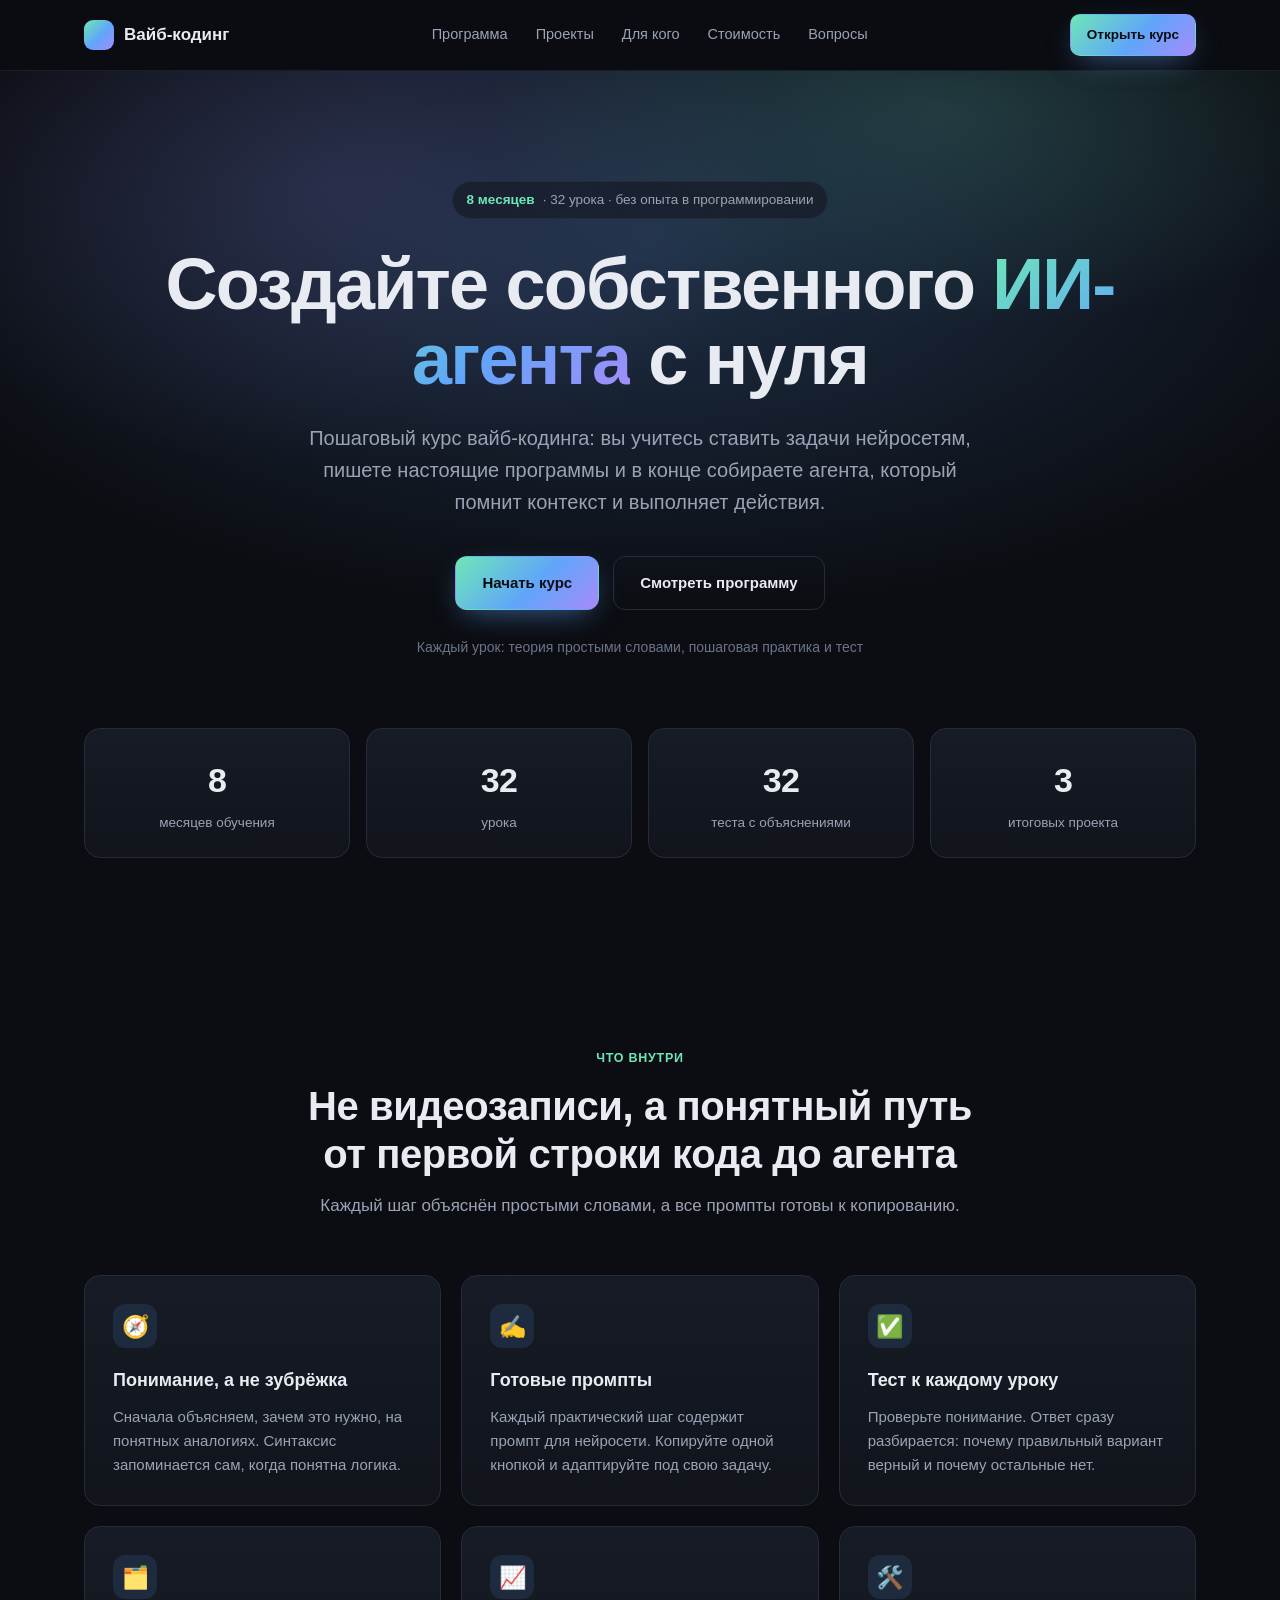
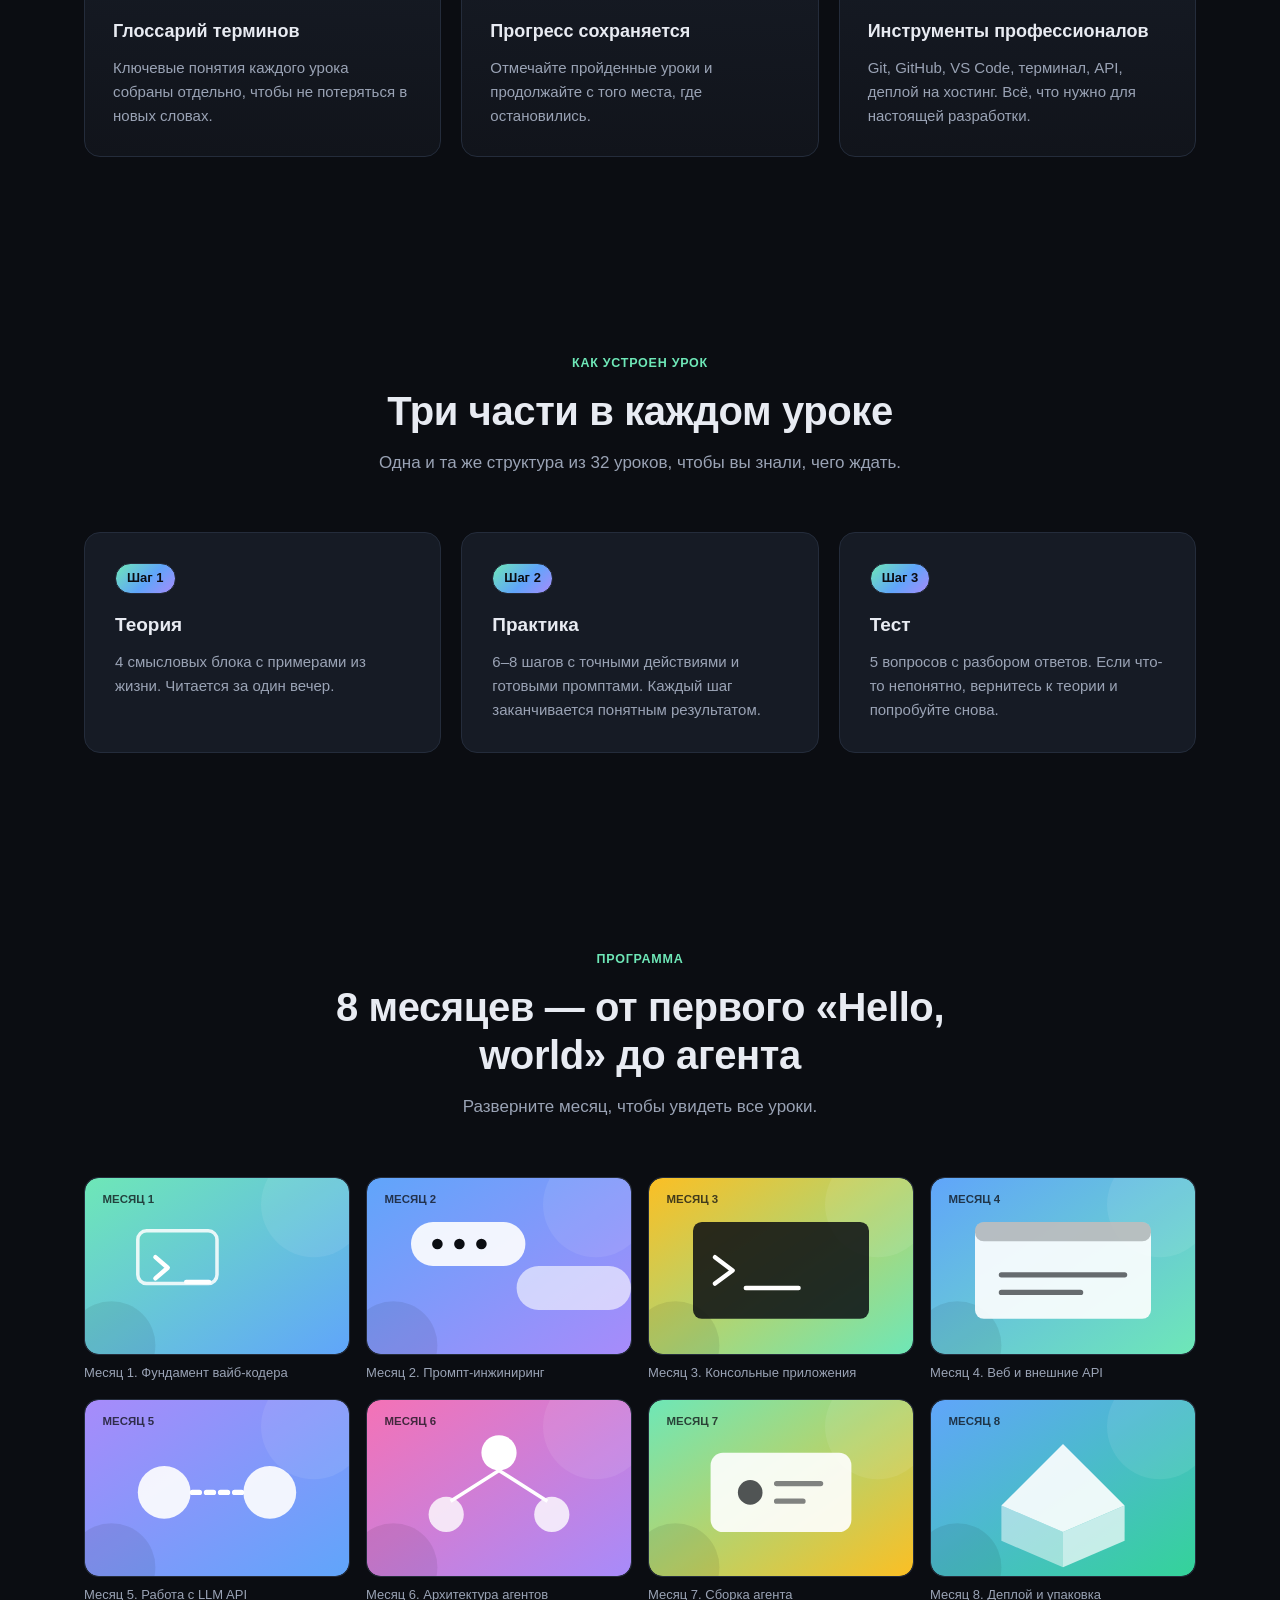
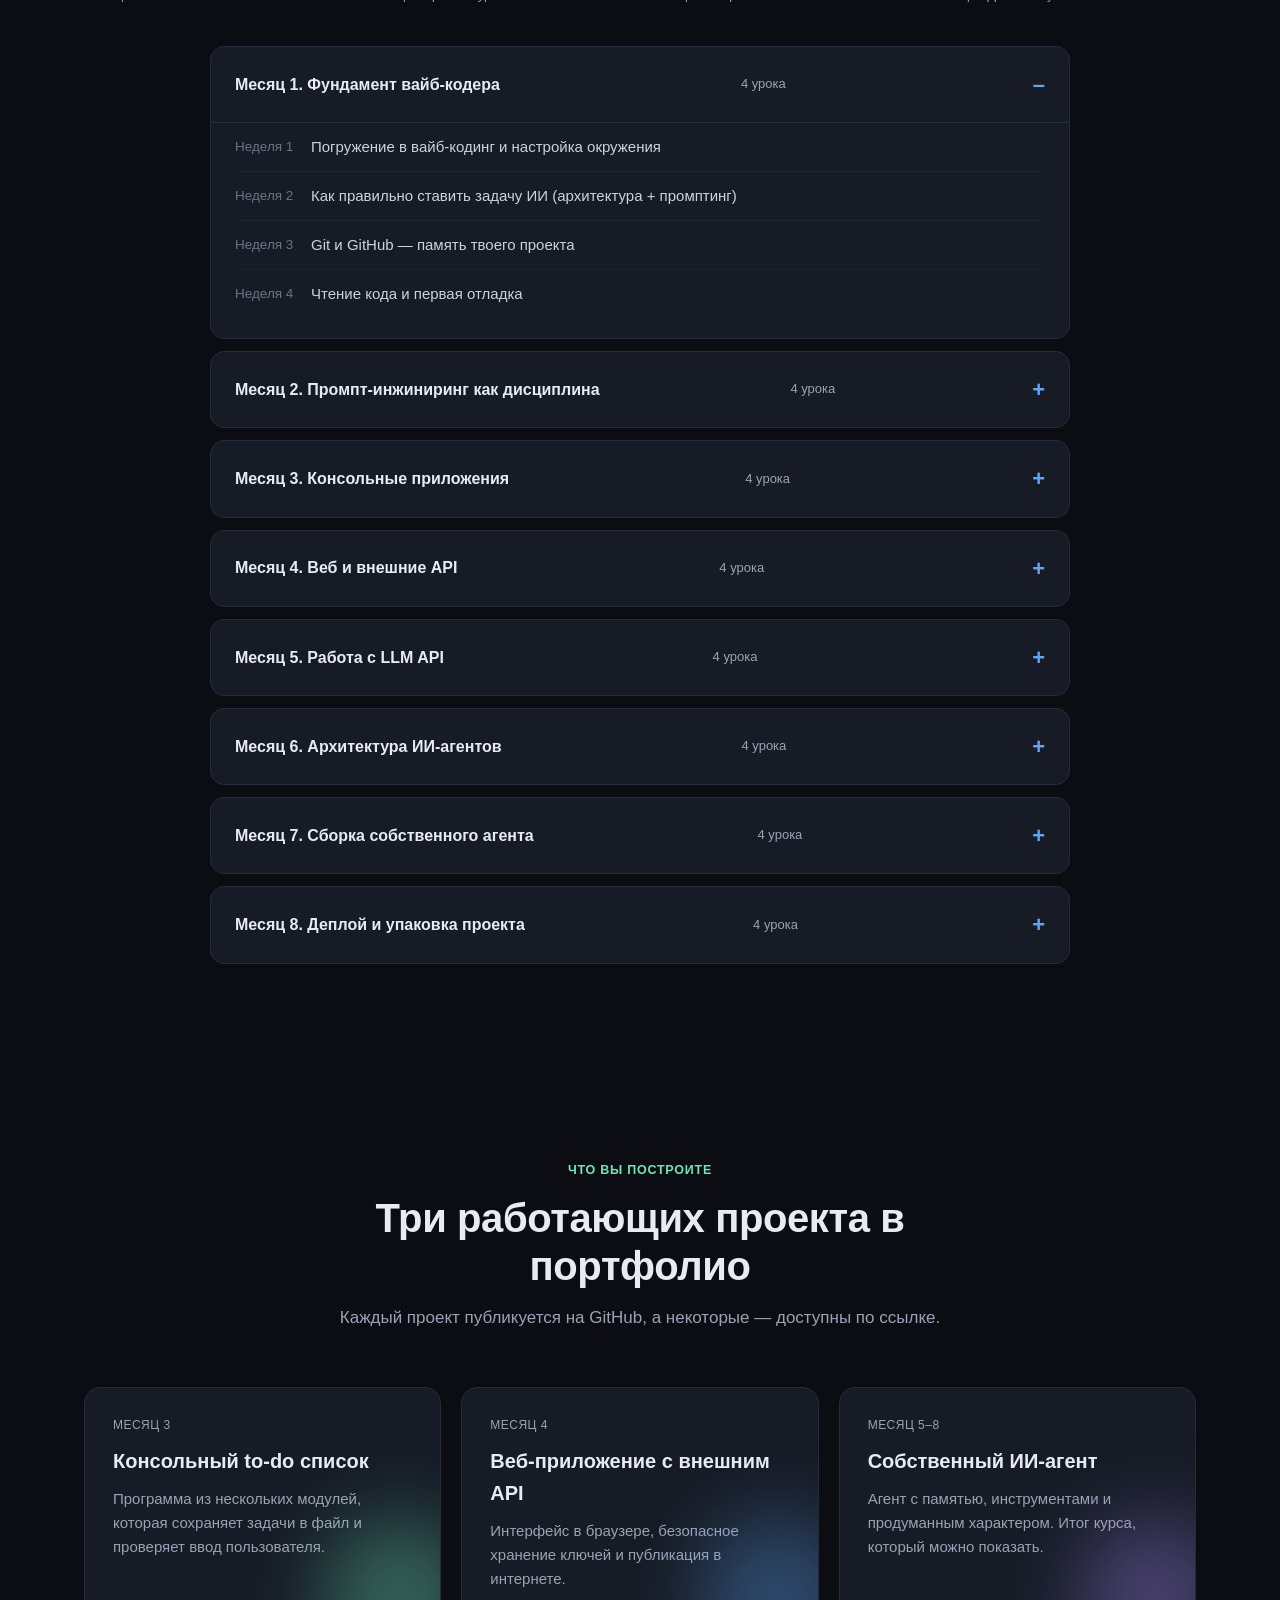
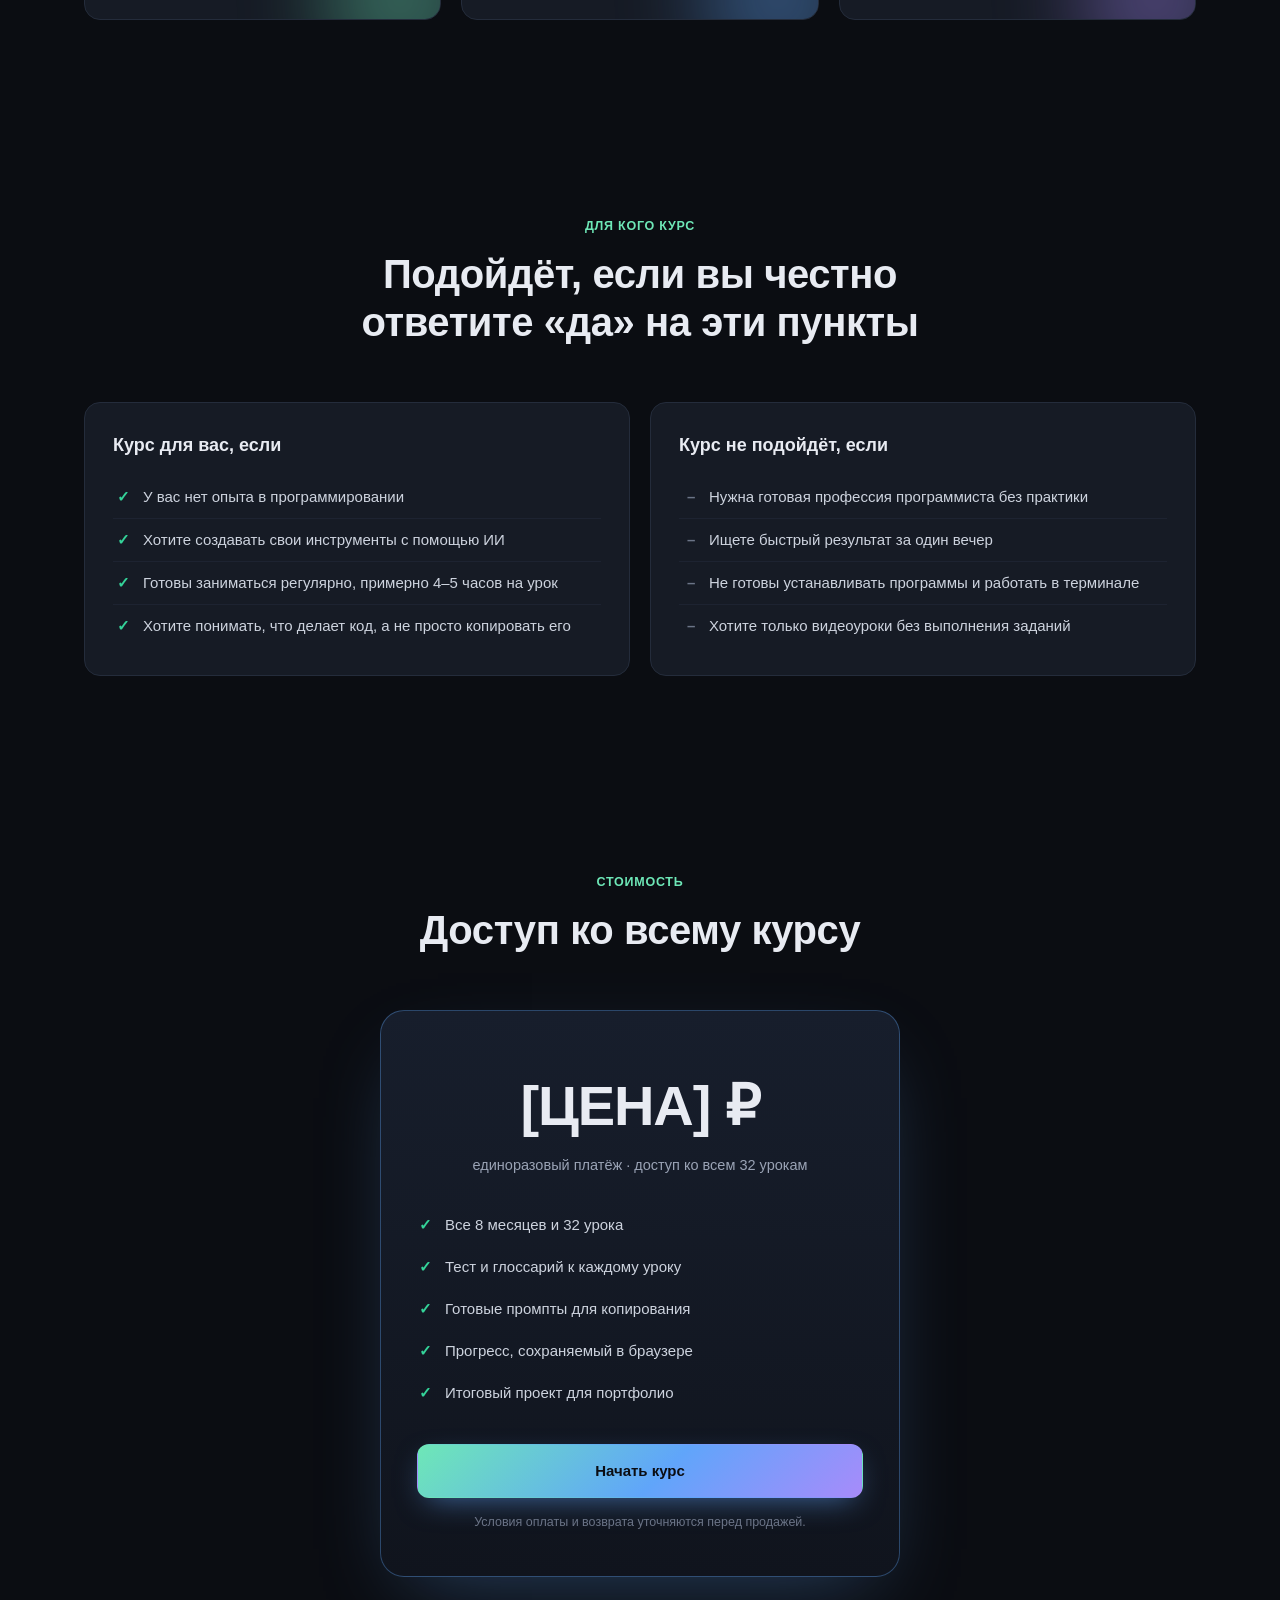
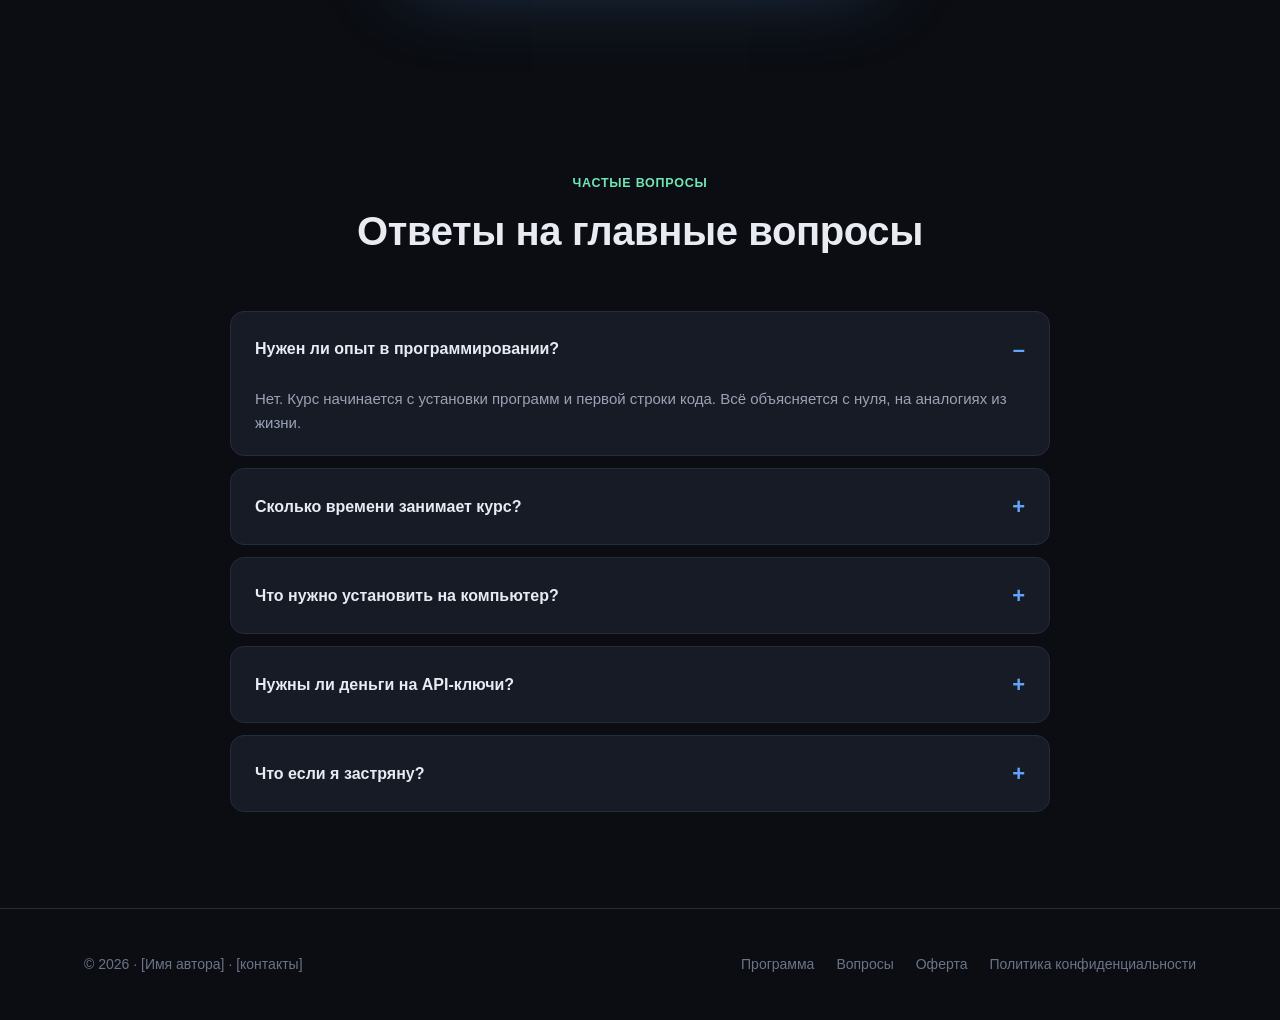
<file: index.html>
<!DOCTYPE html>
<html lang="ru">
<head>
<meta charset="UTF-8">
<meta name="viewport" content="width=device-width, initial-scale=1.0">
<title>Создайте собственного ИИ-агента с нуля — курс вайб-кодинга</title>
<meta name="description" content="Курс из 8 месяцев и 32 уроков: от первого запуска программы до собственного ИИ-агента. Теория, пошаговая практика с готовыми промптами и тесты к каждому уроку.">
<link rel="stylesheet" href="styles.css">
</head>
<body>

<header class="topbar">
  <div class="container">
    <a href="index.html" class="logo"><span class="logo-mark"></span>Вайб-кодинг</a>
    <nav class="topnav">
      <a href="#program">Программа</a>
      <a href="#projects">Проекты</a>
      <a href="#for-whom">Для кого</a>
      <a href="#price">Стоимость</a>
      <a href="#faq">Вопросы</a>
    </nav>
    <a href="course.html" class="btn btn-primary btn-sm">Открыть курс</a>
  </div>
</header>

<section class="hero">
  <div class="container">
    <div class="pill"><b>8 месяцев</b> · 32 урока · без опыта в программировании</div>
    <h1>Создайте собственного <span class="grad-text">ИИ-агента</span> с нуля</h1>
    <p class="lead">Пошаговый курс вайб-кодинга: вы учитесь ставить задачи нейросетям, пишете настоящие программы и в конце собираете агента, который помнит контекст и выполняет действия.</p>
    <div class="hero-cta">
      <a href="course.html" class="btn btn-primary">Начать курс</a>
      <a href="#program" class="btn btn-ghost">Смотреть программу</a>
    </div>
    <div class="hero-meta">Каждый урок: теория простыми словами, пошаговая практика и тест</div>

    <div class="stats">
      <div class="stat"><div class="n">8</div><div class="l">месяцев обучения</div></div>
      <div class="stat"><div class="n">32</div><div class="l">урока</div></div>
      <div class="stat"><div class="n">32</div><div class="l">теста с объяснениями</div></div>
      <div class="stat"><div class="n">3</div><div class="l">итоговых проекта</div></div>
    </div>
  </div>
</section>

<section class="section" id="features">
  <div class="container">
    <div class="section-head">
      <span class="eyebrow">Что внутри</span>
      <h2>Не видеозаписи, а понятный путь от первой строки кода до агента</h2>
      <p>Каждый шаг объяснён простыми словами, а все промпты готовы к копированию.</p>
    </div>
    <div class="grid-3">
      <div class="feature"><div class="ico">🧭</div><h3>Понимание, а не зубрёжка</h3><p>Сначала объясняем, зачем это нужно, на понятных аналогиях. Синтаксис запоминается сам, когда понятна логика.</p></div>
      <div class="feature"><div class="ico">✍️</div><h3>Готовые промпты</h3><p>Каждый практический шаг содержит промпт для нейросети. Копируйте одной кнопкой и адаптируйте под свою задачу.</p></div>
      <div class="feature"><div class="ico">✅</div><h3>Тест к каждому уроку</h3><p>Проверьте понимание. Ответ сразу разбирается: почему правильный вариант верный и почему остальные нет.</p></div>
      <div class="feature"><div class="ico">🗂️</div><h3>Глоссарий терминов</h3><p>Ключевые понятия каждого урока собраны отдельно, чтобы не потеряться в новых словах.</p></div>
      <div class="feature"><div class="ico">📈</div><h3>Прогресс сохраняется</h3><p>Отмечайте пройденные уроки и продолжайте с того места, где остановились.</p></div>
      <div class="feature"><div class="ico">🛠️</div><h3>Инструменты профессионалов</h3><p>Git, GitHub, VS Code, терминал, API, деплой на хостинг. Всё, что нужно для настоящей разработки.</p></div>
    </div>
  </div>
</section>

<section class="section" id="how">
  <div class="container">
    <div class="section-head">
      <span class="eyebrow">Как устроен урок</span>
      <h2>Три части в каждом уроке</h2>
      <p>Одна и та же структура из 32 уроков, чтобы вы знали, чего ждать.</p>
    </div>
    <div class="steps">
      <div class="step"><span class="no">Шаг 1</span><h3>Теория</h3><p>4 смысловых блока с примерами из жизни. Читается за один вечер.</p></div>
      <div class="step"><span class="no">Шаг 2</span><h3>Практика</h3><p>6–8 шагов с точными действиями и готовыми промптами. Каждый шаг заканчивается понятным результатом.</p></div>
      <div class="step"><span class="no">Шаг 3</span><h3>Тест</h3><p>5 вопросов с разбором ответов. Если что-то непонятно, вернитесь к теории и попробуйте снова.</p></div>
    </div>
  </div>
</section>

<section class="section" id="program">
  <div class="container">
    <div class="section-head">
      <span class="eyebrow">Программа</span>
      <h2>8 месяцев — от первого «Hello, world» до агента</h2>
      <p>Разверните месяц, чтобы увидеть все уроки.</p>
    </div>
    <div class="covers"><figure class="cover"><svg viewBox="0 0 300 200" xmlns="http://www.w3.org/2000/svg" role="img" aria-label="Месяц 1: Фундамент вайб-кодера"><defs><linearGradient id="g1" x1="0" y1="0" x2="1" y2="1"><stop offset="0" stop-color="#6ee7b7"/><stop offset="1" stop-color="#60a5fa"/></linearGradient></defs><rect width="300" height="200" rx="16" fill="url(#g1)"/><circle cx="260" cy="30" r="60" fill="#fff" opacity=".08"/><circle cx="30" cy="190" r="50" fill="#000" opacity=".08"/><rect x="60" y="60" width="90" height="60" rx="10" fill="none" stroke="#fff" stroke-width="4" opacity=".85"/><path d="M80 90 l14 12 -14 12 M115 118 h26" stroke="#fff" stroke-width="5" fill="none" stroke-linecap="round" stroke-linejoin="round"/><text x="20" y="28" font-family="Arial,sans-serif" font-size="13" font-weight="700" fill="#0b0d12" opacity=".75">МЕСЯЦ 1</text></svg><figcaption>Месяц 1. Фундамент вайб-кодера</figcaption></figure><figure class="cover"><svg viewBox="0 0 300 200" xmlns="http://www.w3.org/2000/svg" role="img" aria-label="Месяц 2: Промпт-инжиниринг"><defs><linearGradient id="g2" x1="0" y1="0" x2="1" y2="1"><stop offset="0" stop-color="#60a5fa"/><stop offset="1" stop-color="#a78bfa"/></linearGradient></defs><rect width="300" height="200" rx="16" fill="url(#g2)"/><circle cx="260" cy="30" r="60" fill="#fff" opacity=".08"/><circle cx="30" cy="190" r="50" fill="#000" opacity=".08"/><rect x="50" y="50" width="130" height="50" rx="25" fill="#fff" opacity=".9"/><rect x="170" y="100" width="130" height="50" rx="25" fill="#fff" opacity=".6"/><circle cx="80" cy="75" r="6" fill="#0b0d12"/><circle cx="105" cy="75" r="6" fill="#0b0d12"/><circle cx="130" cy="75" r="6" fill="#0b0d12"/><text x="20" y="28" font-family="Arial,sans-serif" font-size="13" font-weight="700" fill="#0b0d12" opacity=".75">МЕСЯЦ 2</text></svg><figcaption>Месяц 2. Промпт-инжиниринг</figcaption></figure><figure class="cover"><svg viewBox="0 0 300 200" xmlns="http://www.w3.org/2000/svg" role="img" aria-label="Месяц 3: Консольные приложения"><defs><linearGradient id="g3" x1="0" y1="0" x2="1" y2="1"><stop offset="0" stop-color="#fbbf24"/><stop offset="1" stop-color="#6ee7b7"/></linearGradient></defs><rect width="300" height="200" rx="16" fill="url(#g3)"/><circle cx="260" cy="30" r="60" fill="#fff" opacity=".08"/><circle cx="30" cy="190" r="50" fill="#000" opacity=".08"/><rect x="50" y="50" width="200" height="110" rx="10" fill="#0b0d12" opacity=".85"/><path d="M75 90 l20 15 -20 15 M110 125 h60" stroke="#fff" stroke-width="5" fill="none" stroke-linecap="round" stroke-linejoin="round"/><text x="20" y="28" font-family="Arial,sans-serif" font-size="13" font-weight="700" fill="#0b0d12" opacity=".75">МЕСЯЦ 3</text></svg><figcaption>Месяц 3. Консольные приложения</figcaption></figure><figure class="cover"><svg viewBox="0 0 300 200" xmlns="http://www.w3.org/2000/svg" role="img" aria-label="Месяц 4: Веб и внешние API"><defs><linearGradient id="g4" x1="0" y1="0" x2="1" y2="1"><stop offset="0" stop-color="#60a5fa"/><stop offset="1" stop-color="#6ee7b7"/></linearGradient></defs><rect width="300" height="200" rx="16" fill="url(#g4)"/><circle cx="260" cy="30" r="60" fill="#fff" opacity=".08"/><circle cx="30" cy="190" r="50" fill="#000" opacity=".08"/><rect x="50" y="50" width="200" height="110" rx="10" fill="#fff" opacity=".9"/><rect x="50" y="50" width="200" height="22" rx="10" fill="#0b0d12" opacity=".25"/><path d="M80 110 h140 M80 130 h90" stroke="#0b0d12" stroke-width="6" stroke-linecap="round" opacity=".6"/><text x="20" y="28" font-family="Arial,sans-serif" font-size="13" font-weight="700" fill="#0b0d12" opacity=".75">МЕСЯЦ 4</text></svg><figcaption>Месяц 4. Веб и внешние API</figcaption></figure><figure class="cover"><svg viewBox="0 0 300 200" xmlns="http://www.w3.org/2000/svg" role="img" aria-label="Месяц 5: Работа с LLM API"><defs><linearGradient id="g5" x1="0" y1="0" x2="1" y2="1"><stop offset="0" stop-color="#a78bfa"/><stop offset="1" stop-color="#60a5fa"/></linearGradient></defs><rect width="300" height="200" rx="16" fill="url(#g5)"/><circle cx="260" cy="30" r="60" fill="#fff" opacity=".08"/><circle cx="30" cy="190" r="50" fill="#000" opacity=".08"/><circle cx="90" cy="105" r="30" fill="#fff" opacity=".9"/><circle cx="210" cy="105" r="30" fill="#fff" opacity=".9"/><path d="M122 105 h56" stroke="#fff" stroke-width="6" stroke-dasharray="8 8" stroke-linecap="round"/><text x="20" y="28" font-family="Arial,sans-serif" font-size="13" font-weight="700" fill="#0b0d12" opacity=".75">МЕСЯЦ 5</text></svg><figcaption>Месяц 5. Работа с LLM API</figcaption></figure><figure class="cover"><svg viewBox="0 0 300 200" xmlns="http://www.w3.org/2000/svg" role="img" aria-label="Месяц 6: Архитектура агентов"><defs><linearGradient id="g6" x1="0" y1="0" x2="1" y2="1"><stop offset="0" stop-color="#f472b6"/><stop offset="1" stop-color="#a78bfa"/></linearGradient></defs><rect width="300" height="200" rx="16" fill="url(#g6)"/><circle cx="260" cy="30" r="60" fill="#fff" opacity=".08"/><circle cx="30" cy="190" r="50" fill="#000" opacity=".08"/><circle cx="150" cy="60" r="20" fill="#fff"/><circle cx="90" cy="130" r="20" fill="#fff" opacity=".8"/><circle cx="210" cy="130" r="20" fill="#fff" opacity=".8"/><path d="M150 80 L95 115 M150 80 L205 115" stroke="#fff" stroke-width="4"/><text x="20" y="28" font-family="Arial,sans-serif" font-size="13" font-weight="700" fill="#0b0d12" opacity=".75">МЕСЯЦ 6</text></svg><figcaption>Месяц 6. Архитектура агентов</figcaption></figure><figure class="cover"><svg viewBox="0 0 300 200" xmlns="http://www.w3.org/2000/svg" role="img" aria-label="Месяц 7: Сборка агента"><defs><linearGradient id="g7" x1="0" y1="0" x2="1" y2="1"><stop offset="0" stop-color="#6ee7b7"/><stop offset="1" stop-color="#fbbf24"/></linearGradient></defs><rect width="300" height="200" rx="16" fill="url(#g7)"/><circle cx="260" cy="30" r="60" fill="#fff" opacity=".08"/><circle cx="30" cy="190" r="50" fill="#000" opacity=".08"/><rect x="70" y="60" width="160" height="90" rx="14" fill="#fff" opacity=".9"/><circle cx="115" cy="105" r="14" fill="#0b0d12" opacity=".7"/><path d="M145 95 h50 M145 115 h30" stroke="#0b0d12" stroke-width="6" stroke-linecap="round" opacity=".5"/><text x="20" y="28" font-family="Arial,sans-serif" font-size="13" font-weight="700" fill="#0b0d12" opacity=".75">МЕСЯЦ 7</text></svg><figcaption>Месяц 7. Сборка агента</figcaption></figure><figure class="cover"><svg viewBox="0 0 300 200" xmlns="http://www.w3.org/2000/svg" role="img" aria-label="Месяц 8: Деплой и упаковка"><defs><linearGradient id="g8" x1="0" y1="0" x2="1" y2="1"><stop offset="0" stop-color="#60a5fa"/><stop offset="1" stop-color="#34d399"/></linearGradient></defs><rect width="300" height="200" rx="16" fill="url(#g8)"/><circle cx="260" cy="30" r="60" fill="#fff" opacity=".08"/><circle cx="30" cy="190" r="50" fill="#000" opacity=".08"/><path d="M150 50 L220 120 L150 150 L80 120 Z" fill="#fff" opacity=".9"/><path d="M80 120 L150 150 L150 190 L80 160 Z" fill="#fff" opacity=".5"/><path d="M220 120 L150 150 L150 190 L220 160 Z" fill="#fff" opacity=".7"/><text x="20" y="28" font-family="Arial,sans-serif" font-size="13" font-weight="700" fill="#0b0d12" opacity=".75">МЕСЯЦ 8</text></svg><figcaption>Месяц 8. Деплой и упаковка</figcaption></figure></div>
<div class="program" id="programList"></div>
  </div>
</section>

<section class="section" id="projects">
  <div class="container">
    <div class="section-head">
      <span class="eyebrow">Что вы построите</span>
      <h2>Три работающих проекта в портфолио</h2>
      <p>Каждый проект публикуется на GitHub, а некоторые — доступны по ссылке.</p>
    </div>
    <div class="projects">
      <div class="project" style="--glow:rgba(110,231,183,.35)"><div class="tag">Месяц 3</div><h3>Консольный to-do список</h3><p>Программа из нескольких модулей, которая сохраняет задачи в файл и проверяет ввод пользователя.</p></div>
      <div class="project" style="--glow:rgba(96,165,250,.35)"><div class="tag">Месяц 4</div><h3>Веб-приложение с внешним API</h3><p>Интерфейс в браузере, безопасное хранение ключей и публикация в интернете.</p></div>
      <div class="project" style="--glow:rgba(167,139,250,.35)"><div class="tag">Месяц 5–8</div><h3>Собственный ИИ-агент</h3><p>Агент с памятью, инструментами и продуманным характером. Итог курса, который можно показать.</p></div>
    </div>
  </div>
</section>

<section class="section" id="for-whom">
  <div class="container">
    <div class="section-head">
      <span class="eyebrow">Для кого курс</span>
      <h2>Подойдёт, если вы честно ответите «да» на эти пункты</h2>
    </div>
    <div class="forwho">
      <div class="yes">
        <h3>Курс для вас, если</h3>
        <ul>
          <li>У вас нет опыта в программировании</li>
          <li>Хотите создавать свои инструменты с помощью ИИ</li>
          <li>Готовы заниматься регулярно, примерно 4–5 часов на урок</li>
          <li>Хотите понимать, что делает код, а не просто копировать его</li>
        </ul>
      </div>
      <div class="no">
        <h3>Курс не подойдёт, если</h3>
        <ul>
          <li>Нужна готовая профессия программиста без практики</li>
          <li>Ищете быстрый результат за один вечер</li>
          <li>Не готовы устанавливать программы и работать в терминале</li>
          <li>Хотите только видеоуроки без выполнения заданий</li>
        </ul>
      </div>
    </div>
  </div>
</section>

<section class="section" id="price">
  <div class="container">
    <div class="section-head">
      <span class="eyebrow">Стоимость</span>
      <h2>Доступ ко всему курсу</h2>
    </div>
    <div class="price">
      <div class="now">[ЦЕНА] ₽</div>
      <div class="per">единоразовый платёж · доступ ко всем 32 урокам</div>
      <ul>
        <li>Все 8 месяцев и 32 урока</li>
        <li>Тест и глоссарий к каждому уроку</li>
        <li>Готовые промпты для копирования</li>
        <li>Прогресс, сохраняемый в браузере</li>
        <li>Итоговый проект для портфолио</li>
      </ul>
      <a href="course.html" class="btn btn-primary">Начать курс</a>
      <div class="fine">Условия оплаты и возврата уточняются перед продажей.</div>
    </div>
  </div>
</section>

<section class="section" id="faq">
  <div class="container">
    <div class="section-head">
      <span class="eyebrow">Частые вопросы</span>
      <h2>Ответы на главные вопросы</h2>
    </div>
    <div class="faq">
      <details open><summary>Нужен ли опыт в программировании?</summary><p>Нет. Курс начинается с установки программ и первой строки кода. Всё объясняется с нуля, на аналогиях из жизни.</p></details>
      <details><summary>Сколько времени занимает курс?</summary><p>Курс рассчитан на 8 месяцев. На каждый урок в среднем нужно около 4–5 часов, включая практику. Темп выбираете сами.</p></details>
      <details><summary>Что нужно установить на компьютер?</summary><p>Редактор кода VS Code, Python, Git и доступ к нейросети (например, Claude или ChatGPT). Установку разбираем в первом уроке.</p></details>
      <details><summary>Нужны ли деньги на API-ключи?</summary><p>Начиная с 5 месяца некоторые уроки используют API нейросетей. У многих провайдеров есть бесплатный или пробный доступ, а стоимость зависит от объёма запросов. Точные условия зависят от провайдера и могут меняться.</p></details>
      <details><summary>Что если я застряну?</summary><p>В каждом уроке есть разбор ошибок и тест. Если не получается, попросите нейросеть объяснить ошибку, как показано в уроках месяца 1.</p></details>
    </div>
  </div>
</section>

<footer class="footer">
  <div class="container">
    <div>© 2026 · [Имя автора] · [контакты]</div>
    <nav>
      <a href="#program">Программа</a>
      <a href="#faq">Вопросы</a>
      <a href="#">Оферта</a>
      <a href="#">Политика конфиденциальности</a>
    </nav>
  </div>
</footer>

<script src="lessons_data.js"></script>
<script>
  (function(){
    const months = {1:"Фундамент вайб-кодера",2:"Промпт-инжиниринг как дисциплина",3:"Консольные приложения",4:"Веб и внешние API",5:"Работа с LLM API",6:"Архитектура ИИ-агентов",7:"Сборка собственного агента",8:"Деплой и упаковка проекта"};
    const esc = s => String(s).replace(/&/g,"&amp;").replace(/</g,"&lt;").replace(/>/g,"&gt;");
    const list = document.getElementById("programList");
    for (let m = 1; m <= 8; m++) {
      const items = LESSONS.filter(l => l.month === m);
      const d = document.createElement("details");
      d.className = "month";
      if (m === 1) d.open = true;
      d.innerHTML = `<summary>Месяц ${m}. ${esc(months[m])}<span class="cnt">${items.length} урока</span></summary>
        <ul>${items.map(l => `<li><span class="wk">Неделя ${l.week}</span><span>${esc(l.title)}</span></li>`).join("")}</ul>`;
      list.appendChild(d);
    }
  })();
</script>
</body>
</html>
</file>
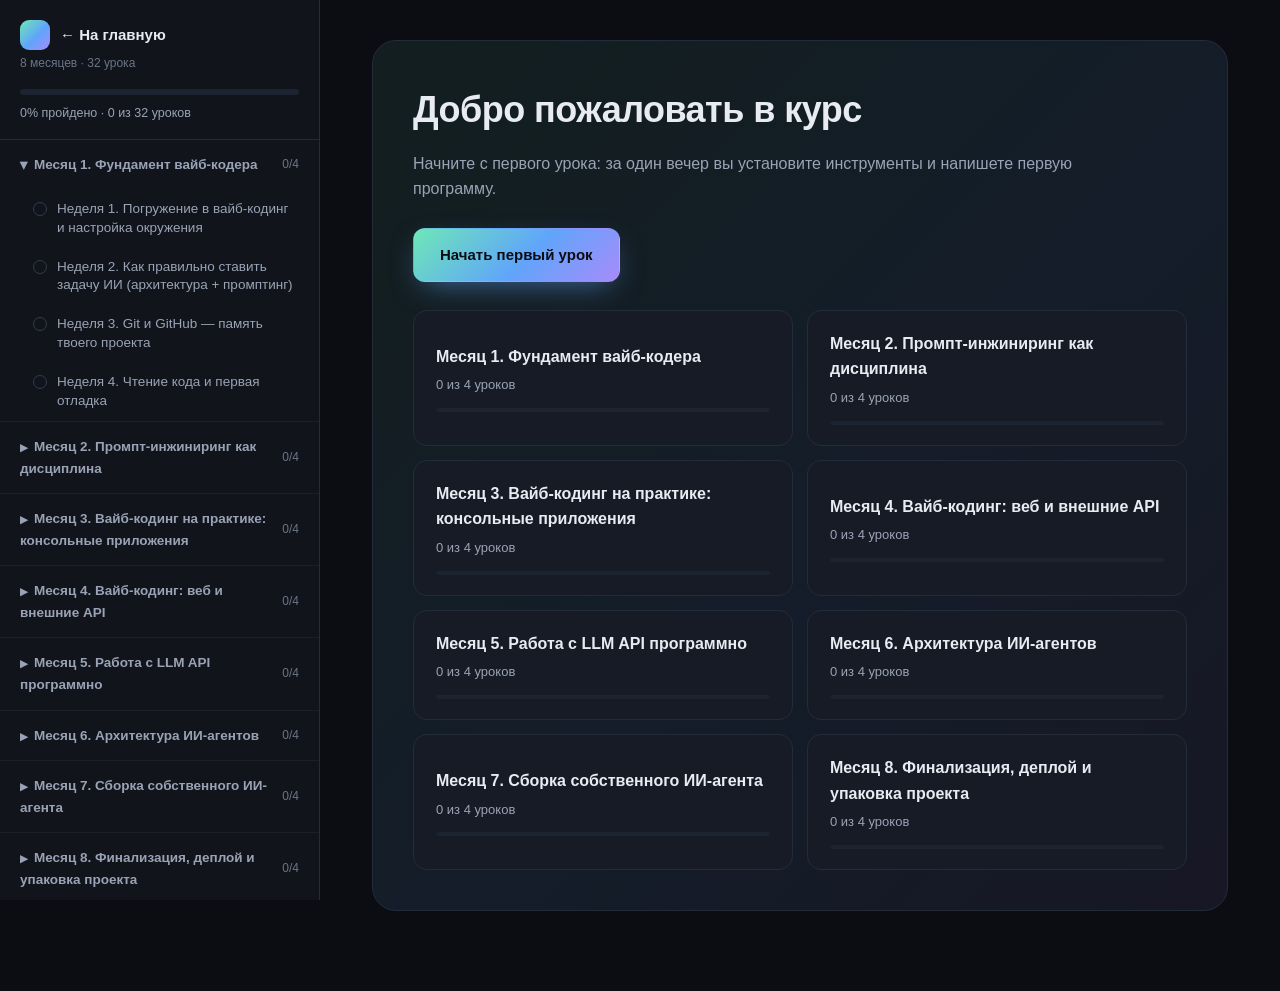
<file: course.html>
<!DOCTYPE html>
<html lang="ru">
<head>
<meta charset="UTF-8">
<meta name="viewport" content="width=device-width, initial-scale=1.0">
<title>Курс · Создайте собственного ИИ-агента</title>
<style>
:root{
  --bg:#0b0d12; --panel:#11141b; --card:#161b25; --card-2:#1b2230; --border:#242c3b;
  --text:#e8ebf2; --dim:#9aa3b5; --muted:#6b7487;
  --accent:#6ee7b7; --accent-2:#60a5fa; --violet:#a78bfa; --warn:#f5b84b; --bad:#f87171; --good:#34d399;
  --grad:linear-gradient(135deg,#6ee7b7 0%,#60a5fa 55%,#a78bfa 100%);
  --radius:16px;
}
*{box-sizing:border-box}
html{scroll-behavior:smooth}
body{margin:0;font-family:-apple-system,BlinkMacSystemFont,"Segoe UI",Inter,Roboto,Helvetica,Arial,sans-serif;background:var(--bg);color:var(--text);line-height:1.6;-webkit-font-smoothing:antialiased}
a{color:inherit;text-decoration:none}
button{font:inherit}
.container{max-width:1160px;margin:0 auto;padding:0 24px}
.grad-text{background:var(--grad);-webkit-background-clip:text;background-clip:text;color:transparent}

.btn{display:inline-flex;align-items:center;justify-content:center;gap:8px;padding:14px 26px;border-radius:12px;font-weight:600;font-size:15px;border:1px solid transparent;cursor:pointer;transition:transform .15s,box-shadow .2s,background .2s,border-color .2s;white-space:nowrap}
.btn-primary{background:var(--grad);color:#0b0d12;box-shadow:0 10px 30px -10px rgba(96,165,250,.6)}
.btn-primary:hover{transform:translateY(-2px);box-shadow:0 16px 40px -10px rgba(96,165,250,.8)}
.btn-ghost{background:transparent;border-color:var(--border);color:var(--text)}
.btn-ghost:hover{border-color:var(--accent-2);color:var(--accent-2)}
.btn-sm{padding:9px 16px;font-size:13.5px;border-radius:10px}

.eyebrow{display:inline-block;font-size:12.5px;font-weight:600;letter-spacing:.06em;text-transform:uppercase;color:var(--accent);margin-bottom:14px}
.section{padding:96px 0}
.section-head{text-align:center;max-width:680px;margin:0 auto 56px}
.section-head h2{font-size:clamp(28px,4vw,40px);line-height:1.2;margin:0 0 14px;letter-spacing:-.01em}
.section-head p{color:var(--dim);font-size:17px;margin:0}

/* ========== LANDING ========== */
.topbar{position:sticky;top:0;z-index:50;background:rgba(11,13,18,.75);backdrop-filter:blur(14px);-webkit-backdrop-filter:blur(14px);border-bottom:1px solid rgba(36,44,59,.6)}
.topbar .container{display:flex;align-items:center;justify-content:space-between;height:70px}
.logo{font-weight:700;font-size:17px;display:flex;align-items:center;gap:10px}
.logo-mark{width:30px;height:30px;border-radius:9px;background:var(--grad);display:inline-block}
.topnav{display:flex;gap:28px;font-size:14.5px;color:var(--dim)}
.topnav a:hover{color:var(--text)}
@media (max-width:820px){.topnav{display:none}}

.hero{position:relative;padding:110px 0 90px;overflow:hidden}
.hero::before{content:"";position:absolute;inset:-20% -10% auto -10%;height:720px;background:radial-gradient(closest-side,rgba(96,165,250,.22),transparent),radial-gradient(closest-side at 70% 30%,rgba(110,231,183,.16),transparent),radial-gradient(closest-side at 30% 40%,rgba(167,139,250,.14),transparent);pointer-events:none}
.hero .container{position:relative;text-align:center}
.pill{display:inline-flex;align-items:center;gap:8px;padding:7px 14px;border-radius:999px;border:1px solid var(--border);background:rgba(22,27,37,.7);font-size:13.5px;color:var(--dim);margin-bottom:28px}
.pill b{color:var(--accent);font-weight:600}
.hero h1{font-size:clamp(40px,6.4vw,72px);line-height:1.05;letter-spacing:-.025em;margin:0 0 24px;font-weight:800}
.hero p.lead{font-size:clamp(17px,2vw,20px);color:var(--dim);max-width:680px;margin:0 auto 38px}
.hero-cta{display:flex;gap:14px;justify-content:center;flex-wrap:wrap}
.hero-meta{margin-top:26px;font-size:14px;color:var(--muted)}
.stats{display:grid;grid-template-columns:repeat(4,1fr);gap:16px;margin-top:70px}
.stat{background:linear-gradient(180deg,var(--card),var(--panel));border:1px solid var(--border);border-radius:var(--radius);padding:24px 16px}
.stat .n{font-size:34px;font-weight:800;letter-spacing:-.02em}
.stat .l{font-size:13.5px;color:var(--dim);margin-top:4px}
@media (max-width:760px){.stats{grid-template-columns:repeat(2,1fr)}}

.grid-3{display:grid;grid-template-columns:repeat(3,1fr);gap:20px}
.grid-2{display:grid;grid-template-columns:repeat(2,1fr);gap:20px}
@media (max-width:900px){.grid-3{grid-template-columns:1fr 1fr}.grid-2{grid-template-columns:1fr}}
@media (max-width:620px){.grid-3{grid-template-columns:1fr}}
.feature{background:linear-gradient(180deg,var(--card),var(--panel));border:1px solid var(--border);border-radius:var(--radius);padding:28px;transition:border-color .2s,transform .2s}
.feature:hover{border-color:rgba(96,165,250,.5);transform:translateY(-3px)}
.feature .ico{width:44px;height:44px;border-radius:12px;display:flex;align-items:center;justify-content:center;background:rgba(96,165,250,.12);font-size:22px;margin-bottom:18px}
.feature h3{margin:0 0 10px;font-size:18px}
.feature p{margin:0;color:var(--dim);font-size:15px}

.steps{display:grid;grid-template-columns:repeat(3,1fr);gap:20px;counter-reset:s}
@media (max-width:900px){.steps{grid-template-columns:1fr}}
.step{position:relative;padding:30px;border-radius:var(--radius);background:var(--card);border:1px solid var(--border)}
.step .no{font-size:13px;font-weight:700;color:var(--bg);background:var(--grad);display:inline-block;padding:4px 11px;border-radius:999px;margin-bottom:16px}
.step h3{margin:0 0 10px;font-size:19px}
.step p{margin:0;color:var(--dim);font-size:15px}

.projects{display:grid;grid-template-columns:repeat(3,1fr);gap:20px}
@media (max-width:900px){.projects{grid-template-columns:1fr}}
.project{border-radius:var(--radius);padding:28px;border:1px solid var(--border);background:var(--card);position:relative;overflow:hidden}
.project::after{content:"";position:absolute;inset:auto -40px -60px auto;width:160px;height:160px;border-radius:50%;background:var(--glow,rgba(96,165,250,.25));filter:blur(40px)}
.project .tag{font-size:12px;color:var(--dim);letter-spacing:.04em;text-transform:uppercase}
.project h3{margin:10px 0 10px;font-size:20px}
.project p{margin:0;color:var(--dim);font-size:15px}

.program{display:flex;flex-direction:column;gap:12px;max-width:860px;margin:0 auto}
.month{border:1px solid var(--border);border-radius:14px;background:var(--card);overflow:hidden}
.month summary{list-style:none;cursor:pointer;padding:20px 24px;display:flex;justify-content:space-between;align-items:center;gap:16px;font-weight:600;font-size:16px}
.month summary::-webkit-details-marker{display:none}
.month summary span.cnt{font-size:13px;color:var(--dim);font-weight:500;white-space:nowrap}
.month summary::after{content:"+";font-size:22px;color:var(--accent-2);margin-left:6px;transition:transform .2s}
.month[open] summary::after{content:"–"}
.month ul{list-style:none;margin:0;padding:0 24px 20px;border-top:1px solid var(--border)}
.month li{padding:12px 0;border-bottom:1px solid #1d2331;font-size:15px;color:#cdd3de;display:flex;gap:12px}
.month li:last-child{border-bottom:none}
.month li .wk{color:var(--muted);min-width:64px;font-size:13.5px;padding-top:1px}

.forwho{display:grid;grid-template-columns:1fr 1fr;gap:20px}
@media (max-width:820px){.forwho{grid-template-columns:1fr}}
.yes,.no{border-radius:var(--radius);padding:28px;border:1px solid var(--border);background:var(--card)}
.yes h3,.no h3{margin:0 0 16px;font-size:18px}
.yes ul,.no ul{margin:0;padding:0;list-style:none}
.yes li,.no li{padding:9px 0 9px 30px;position:relative;color:#cdd3de;font-size:15px;border-bottom:1px solid #1d2331}
.yes li:last-child,.no li:last-child{border-bottom:none}
.yes li::before{content:"✓";position:absolute;left:4px;color:var(--good);font-weight:700}
.no li::before{content:"–";position:absolute;left:8px;color:var(--muted);font-weight:700}

.price{max-width:520px;margin:0 auto;text-align:center;border-radius:24px;padding:44px 36px;background:linear-gradient(180deg,#171e2c,#10141d);border:1px solid rgba(96,165,250,.35);box-shadow:0 30px 80px -30px rgba(96,165,250,.35)}
.price .old{color:var(--muted);text-decoration:line-through;font-size:16px}
.price .now{font-size:56px;font-weight:800;letter-spacing:-.02em;margin:6px 0 4px}
.price .per{color:var(--dim);font-size:14.5px;margin-bottom:26px}
.price ul{list-style:none;padding:0;margin:0 0 30px;text-align:left}
.price li{padding:9px 0 9px 28px;position:relative;font-size:15px;color:#cdd3de}
.price li::before{content:"✓";position:absolute;left:2px;color:var(--good);font-weight:700}
.price .btn{width:100%}
.price .fine{font-size:12.5px;color:var(--muted);margin-top:14px}

.faq{max-width:820px;margin:0 auto;display:flex;flex-direction:column;gap:12px}
.faq details{border:1px solid var(--border);border-radius:14px;background:var(--card);padding:0 24px}
.faq summary{list-style:none;cursor:pointer;padding:20px 0;font-weight:600;font-size:16px;display:flex;justify-content:space-between;align-items:center;gap:16px}
.faq summary::-webkit-details-marker{display:none}
.faq summary::after{content:"+";color:var(--accent-2);font-size:22px}
.faq details[open] summary::after{content:"–"}
.faq details p{margin:0 0 20px;color:var(--dim);font-size:15px}

.footer{border-top:1px solid var(--border);padding:44px 0;color:var(--muted);font-size:14px}
.footer .container{display:flex;justify-content:space-between;gap:24px;flex-wrap:wrap;align-items:center}
.footer a:hover{color:var(--text)}
.footer nav{display:flex;gap:22px;flex-wrap:wrap}

/* ========== COURSE APP ========== */
.app{display:flex;min-height:100vh}
.sidebar{width:320px;flex-shrink:0;background:var(--panel);border-right:1px solid var(--border);height:100vh;position:sticky;top:0;overflow-y:auto;display:flex;flex-direction:column}
.sidebar-head{padding:20px 20px 16px;border-bottom:1px solid var(--border)}
.sidebar-head a.brand{display:flex;align-items:center;gap:10px;font-weight:700;font-size:15px}
.sidebar-head .sub{font-size:12px;color:var(--muted);margin-top:4px}
.progress-track{height:6px;border-radius:6px;background:#1c2331;overflow:hidden;margin-top:16px}
.progress-fill{height:100%;background:var(--grad);transition:width .35s}
.progress-text{font-size:12.5px;color:var(--dim);margin-top:8px}
.mgroup{border-bottom:1px solid #1a1f2a}
.mhead{width:100%;background:none;border:none;color:var(--dim);text-align:left;padding:14px 20px;cursor:pointer;display:flex;justify-content:space-between;align-items:center;gap:10px;font-size:13.5px;font-weight:600}
.mhead:hover{background:#151a24;color:var(--text)}
.mhead.active{color:var(--accent)}
.mhead .chev{display:inline-block;transition:transform .2s;font-size:10px;margin-right:6px}
.mhead.open .chev{transform:rotate(90deg)}
.mhead .mc{font-size:12px;color:var(--muted);font-weight:500;white-space:nowrap}
.lessons{display:none}
.lessons.open{display:block}
.litem{width:100%;background:none;border:none;border-left:3px solid transparent;color:var(--dim);text-align:left;padding:10px 20px 10px 30px;cursor:pointer;display:flex;gap:10px;align-items:flex-start;font-size:13.5px;line-height:1.4}
.litem:hover{background:#151a24;color:var(--text)}
.litem.active{background:#151a24;border-left-color:var(--accent);color:var(--text)}
.dot{width:14px;height:14px;border-radius:50%;border:1.5px solid #323b4e;flex-shrink:0;margin-top:2px}
.dot.done{background:var(--good);border-color:var(--good)}

.main{flex:1;min-width:0;padding:40px 52px 80px;max-width:1040px}
.topline{display:flex;align-items:center;justify-content:space-between;gap:12px;margin-bottom:28px}
.menu-btn{display:none;background:var(--card);border:1px solid var(--border);color:var(--text);border-radius:10px;padding:8px 12px;cursor:pointer}
.crumb{font-size:13.5px;color:var(--muted)}
.crumb a{color:var(--dim)}
.crumb a:hover{color:var(--text)}
.badges{display:flex;gap:8px;flex-wrap:wrap;margin-bottom:14px}
.badge{font-size:12px;padding:5px 12px;border-radius:999px;border:1px solid var(--border);color:var(--dim);background:var(--card)}
.badge.hl{color:var(--accent-2);border-color:rgba(96,165,250,.35)}
.badge.wr{color:var(--warn);border-color:rgba(245,184,75,.35)}
.lesson-title{font-size:clamp(26px,3.4vw,36px);line-height:1.2;margin:0 0 12px;letter-spacing:-.015em}
.goal{color:var(--dim);font-size:16px;margin:0 0 6px;max-width:760px}
.tabs{display:flex;gap:6px;border-bottom:1px solid var(--border);margin:30px 0 26px;overflow-x:auto}
.tab{background:none;border:none;color:var(--dim);padding:12px 18px;cursor:pointer;font-size:14.5px;font-weight:600;border-bottom:2px solid transparent;margin-bottom:-1px;white-space:nowrap}
.tab:hover{color:var(--text)}
.tab.active{color:var(--accent);border-bottom-color:var(--accent)}
.tab .tc{display:inline-block;margin-left:8px;font-size:11.5px;background:#1c2331;padding:2px 8px;border-radius:999px;color:var(--dim)}

.tblock{background:var(--card);border:1px solid var(--border);border-radius:var(--radius);padding:26px 28px;margin-bottom:16px}
.tblock h3{margin:0 0 12px;font-size:18px}
.tblock p{margin:0 0 14px;font-size:15.5px;color:#cfd5e0;line-height:1.75}
.example{background:var(--panel);border-left:3px solid var(--accent-2);border-radius:0 10px 10px 0;padding:14px 18px;font-size:14.5px;color:var(--dim);line-height:1.65}
.example b{color:var(--accent-2)}

.step-card{background:var(--card);border:1px solid var(--border);border-radius:var(--radius);padding:24px 26px;margin-bottom:16px;position:relative}
.step-card .sn{display:inline-block;font-size:12px;font-weight:700;color:var(--bg);background:var(--grad);padding:3px 11px;border-radius:999px;margin-bottom:12px}
.step-card h4{margin:0 0 8px;font-size:17px}
.step-card p{margin:0 0 10px;color:#cfd5e0;font-size:15px;line-height:1.7}
.prompt{position:relative;background:#0c0f15;border:1px solid var(--border);border-radius:12px;padding:16px 18px;font-family:ui-monospace,SFMono-Regular,Menlo,Consolas,monospace;font-size:13.5px;color:var(--accent);white-space:pre-wrap;word-break:break-word;margin:14px 0;line-height:1.6;padding-top:44px}
.copy{position:absolute;top:10px;right:10px;background:#1c2331;border:1px solid var(--border);color:var(--dim);font-size:12px;padding:6px 11px;border-radius:8px;cursor:pointer;font-family:inherit}
.copy:hover{color:var(--text);border-color:var(--accent)}
.copy.ok{color:var(--good);border-color:var(--good)}
.lesson-cover{margin:22px 0 4px;background:#0f1115;border:1px solid var(--border);border-radius:14px;padding:14px}.lesson-cover svg{display:block;width:100%;height:auto}
.step-fig{margin:14px 0;background:#0f1115;border:1px solid var(--border);border-radius:12px;padding:10px}.step-fig svg{display:block;width:100%;height:auto;border-radius:8px}.step-fig figcaption{font-size:13.5px;color:var(--dim);line-height:1.55;padding:10px 4px 2px}
.expect{font-size:14px;color:var(--dim);display:flex;gap:8px;padding-top:4px}
.expect b{color:var(--good);flex-shrink:0}

.quiz{background:var(--card);border:1px solid var(--border);border-radius:var(--radius);padding:22px 24px;margin-bottom:16px}
.quiz .qt{font-size:16px;font-weight:600;margin:0 0 14px}
.opt{display:block;width:100%;text-align:left;background:var(--panel);border:1px solid var(--border);color:var(--text);padding:12px 16px;border-radius:10px;margin-bottom:8px;cursor:pointer;font-size:14.5px;transition:border-color .15s,background .15s}
.opt:hover:not(:disabled){border-color:var(--accent-2)}
.opt:disabled{cursor:default}
.opt.correct{border-color:var(--good);background:rgba(52,211,153,.1);color:var(--good)}
.opt.wrong{border-color:var(--bad);background:rgba(248,113,113,.1);color:var(--bad)}
.explain{margin-top:12px;padding:14px 16px;background:var(--panel);border-radius:10px;font-size:14.5px;color:var(--dim);display:none;line-height:1.65}
.explain.show{display:block}
.scorebar{display:flex;justify-content:space-between;align-items:center;background:var(--card);border:1px solid var(--border);border-radius:var(--radius);padding:18px 22px;margin-bottom:18px}
.scorebar .l{color:var(--dim);font-size:14.5px}
.scorebar .s{font-size:20px;font-weight:800;color:var(--accent)}

details.gloss{margin-top:26px;background:var(--card);border:1px solid var(--border);border-radius:var(--radius);padding:0 22px}
details.gloss summary{cursor:pointer;padding:16px 0;font-weight:600;color:var(--dim);list-style:none}
details.gloss summary::-webkit-details-marker{display:none}
details.gloss .gi{padding:12px 0;border-top:1px solid #1d2331;font-size:14.5px;color:#cfd5e0}
details.gloss .gi b{color:var(--accent-2)}

.done-row{display:flex;align-items:center;gap:12px;margin-top:24px;padding:18px 22px;background:rgba(52,211,153,.07);border:1px solid rgba(52,211,153,.3);border-radius:var(--radius)}
.done-row input{width:20px;height:20px;accent-color:var(--good);cursor:pointer}
.done-row label{cursor:pointer;color:var(--dim);font-size:15px}
.pager{display:flex;justify-content:space-between;gap:12px;margin-top:30px;padding-top:24px;border-top:1px solid var(--border)}
.pager .btn-ghost[disabled]{opacity:.35;cursor:default;pointer-events:none}

.welcome{background:linear-gradient(135deg,rgba(110,231,183,.08),rgba(96,165,250,.1) 55%,rgba(167,139,250,.08));border:1px solid var(--border);border-radius:24px;padding:40px}
.welcome h1{margin:0 0 12px;font-size:clamp(26px,3.4vw,36px);letter-spacing:-.015em}
.welcome p{color:var(--dim);font-size:16px;max-width:680px;margin:0 0 26px}
.mcards{display:grid;grid-template-columns:repeat(2,1fr);gap:14px;margin-top:28px}
@media (max-width:760px){.mcards{grid-template-columns:1fr}}
.mcard{text-align:left;background:var(--card);border:1px solid var(--border);border-radius:14px;padding:20px 22px;cursor:pointer;color:var(--text);font-family:inherit}
.mcard:hover{border-color:var(--accent-2)}
.mcard h3{margin:0 0 6px;font-size:16px}
.mcard .mp{font-size:13px;color:var(--dim)}
.mcard .bar{height:4px;background:#1c2331;border-radius:4px;margin-top:12px;overflow:hidden}
.mcard .bar i{display:block;height:100%;background:var(--grad)}

@media (max-width:600px){.pager .btn{white-space:normal;flex:1;padding:12px 14px;text-align:center}}
.overlay{display:none}
@media (max-width:900px){
  .app{display:block}
  .sidebar{position:fixed;left:0;top:0;transform:translateX(-100%);transition:transform .25s;z-index:60;width:300px;box-shadow:0 0 40px rgba(0,0,0,.5)}
  .sidebar.open{transform:none}
  .overlay.show{display:block;position:fixed;inset:0;background:rgba(0,0,0,.5);z-index:55}
  .menu-btn{display:inline-block}
  .main{padding:24px 20px 60px}
  .tblock,.step-card,.quiz{padding:20px}
  .welcome{padding:26px}
}

</style>
</head>
<body>
<div class="app">
  <aside class="sidebar" id="sidebar">
    <div class="sidebar-head">
      <a href="index.html" class="brand"><span class="logo-mark"></span>← На главную</a>
      <div class="sub">8 месяцев · 32 урока</div>
      <div class="progress-track"><div class="progress-fill" id="overallFill" style="width:0%"></div></div>
      <div class="progress-text" id="overallText">0% пройдено</div>
    </div>
    <div id="monthNav"></div>
  </aside>
  <div class="overlay" id="overlay"></div>
  <main class="main" id="main"></main>
</div>
<script src="lessons_data.js"></script>
<script>
const MONTH_TITLES = {
  1: "Фундамент вайб-кодера",
  2: "Промпт-инжиниринг как дисциплина",
  3: "Вайб-кодинг на практике: консольные приложения",
  4: "Вайб-кодинг: веб и внешние API",
  5: "Работа с LLM API программно",
  6: "Архитектура ИИ-агентов",
  7: "Сборка собственного ИИ-агента",
  8: "Финализация, деплой и упаковка проекта"
};

const state = { lessonId: null, tab: "theory", openMonths: new Set([1]), view: "home", prompts: [] };

const esc = s => String(s).replace(/&/g,"&amp;").replace(/</g,"&lt;").replace(/>/g,"&gt;").replace(/"/g,"&quot;");
const $ = sel => document.querySelector(sel);

function store(key, fallback){
  try { const v = localStorage.getItem(key); return v === null ? fallback : JSON.parse(v); } catch(e){ return fallback; }
}
function put(key, value){
  try { localStorage.setItem(key, JSON.stringify(value)); } catch(e){}
}

const isDone = id => store(`course_done_${id}`, false) === true;
const setDone = (id, v) => put(`course_done_${id}`, v);
const getAnswers = id => store(`course_answers_${id}`, {});
const saveAnswer = (id, qi, oi) => { const a = getAnswers(id); a[qi] = oi; put(`course_answers_${id}`, a); };

const lessonById = id => LESSONS.find(l => l.id === id);
const lessonsOf = m => LESSONS.filter(l => l.month === m);
const progressOf = list => ({ done: list.filter(l => isDone(l.id)).length, total: list.length });

function copyText(text){
  const fallback = () => {
    const ta = document.createElement("textarea");
    ta.value = text;
    ta.style.position = "fixed";
    ta.style.opacity = "0";
    document.body.appendChild(ta);
    ta.select();
    let ok = false;
    try { ok = document.execCommand("copy"); } catch(e){}
    ta.remove();
    return ok ? Promise.resolve() : Promise.reject(new Error("copy failed"));
  };
  if (navigator.clipboard && window.isSecureContext) {
    return navigator.clipboard.writeText(text).catch(fallback);
  }
  return fallback();
}

function renderSidebar(){
  const nav = $("#monthNav");
  nav.innerHTML = "";
  for (let m = 1; m <= 8; m++){
    const items = lessonsOf(m);
    const p = progressOf(items);
    const isActiveMonth = state.lessonId && lessonById(state.lessonId).month === m;
    const open = state.openMonths.has(m);
    const group = document.createElement("div");
    group.className = "mgroup";
    group.innerHTML = `
      <button class="mhead ${open ? "open" : ""} ${isActiveMonth ? "active" : ""}" data-m="${m}">
        <span><span class="chev">▶</span>Месяц ${m}. ${esc(MONTH_TITLES[m])}</span>
        <span class="mc">${p.done}/${p.total}</span>
      </button>
      <div class="lessons ${open ? "open" : ""}">
        ${items.map((l, i) => `
          <button class="litem ${state.lessonId === l.id ? "active" : ""}" data-id="${l.id}">
            <span class="dot ${isDone(l.id) ? "done" : ""}"></span>
            <span>Неделя ${i+1}. ${esc(l.title)}</span>
          </button>`).join("")}
      </div>`;
    nav.appendChild(group);
  }
  const op = progressOf(LESSONS);
  const pct = op.total ? Math.round(op.done / op.total * 100) : 0;
  $("#overallFill").style.width = pct + "%";
  $("#overallText").textContent = `${pct}% пройдено · ${op.done} из ${op.total} уроков`;

  nav.querySelectorAll(".mhead").forEach(b => b.onclick = () => {
    const m = Number(b.dataset.m);
    state.openMonths.has(m) ? state.openMonths.delete(m) : state.openMonths.add(m);
    renderSidebar();
  });
  nav.querySelectorAll(".litem").forEach(b => b.onclick = () => {
    openLesson(b.dataset.id);
    closeMenu();
  });
}

function closeMenu(){
  $("#sidebar").classList.remove("open");
  $("#overlay").classList.remove("show");
}

function firstUnfinished(){
  return LESSONS.find(l => !isDone(l.id)) || LESSONS[0];
}

function openLesson(id){
  state.view = "lesson";
  state.lessonId = id;
  state.tab = "theory";
  state.openMonths.add(lessonById(id).month);
  history.replaceState(null, "", "#" + id);
  renderAll();
  window.scrollTo({ top: 0 });
}

function goHome(){
  state.view = "home";
  state.lessonId = null;
  history.replaceState(null, "", location.pathname);
  renderAll();
}

function renderHome(){
  const op = progressOf(LESSONS);
  const next = firstUnfinished();
  const cards = [1,2,3,4,5,6,7,8].map(m => {
    const p = progressOf(lessonsOf(m));
    const pct = p.total ? Math.round(p.done / p.total * 100) : 0;
    return `<button class="mcard" data-m="${m}">
      <h3>Месяц ${m}. ${esc(MONTH_TITLES[m])}</h3>
      <div class="mp">${p.done} из ${p.total} уроков</div>
      <div class="bar"><i style="width:${pct}%"></i></div>
    </button>`;
  }).join("");
  $("#main").innerHTML = `
    <div class="welcome">
      <h1>${op.done === 0 ? "Добро пожаловать в курс" : "С возвращением"}</h1>
      <p>${op.done === 0
        ? "Начните с первого урока: за один вечер вы установите инструменты и напишете первую программу."
        : `Вы прошли ${op.done} из ${op.total} уроков. Продолжим с урока «${esc(next.title)}».`}</p>
      <button class="btn btn-primary" id="continueBtn">${op.done === 0 ? "Начать первый урок" : "Продолжить обучение"}</button>
      <div class="mcards">${cards}</div>
    </div>`;
  $("#continueBtn").onclick = () => openLesson(next.id);
  $("#main").querySelectorAll(".mcard").forEach(c => c.onclick = () => {
    const m = Number(c.dataset.m);
    openLesson(lessonsOf(m)[0].id);
  });
}

function theoryHTML(l){
  return l.theory.map(b => `
    <div class="tblock">
      <h3>${esc(b.heading)}</h3>
      <p>${esc(b.text)}</p>
      <div class="example"><b>Пример:</b> ${esc(b.example)}</div>
    </div>`).join("");
}

function practiceHTML(l){
  state.prompts = [];
  return l.practice.map(s => {
    let promptHtml = "";
    if (s.prompt) {
      const idx = state.prompts.length;
      state.prompts.push(s.prompt);
      promptHtml = `<div class="prompt"><button class="copy" data-copy="${idx}">Копировать</button>${esc(s.prompt)}</div>`;
    }
    return `
    <div class="step-card">
      <span class="sn">Шаг ${s.step}</span>
      <h4>${esc(s.title)}</h4>
      <p>${esc(s.instruction)}</p>
      ${s.image ? `<figure class="step-fig">${s.image.svg}<figcaption>${esc(s.image.caption)}</figcaption></figure>` : ""}
      ${promptHtml}
      <div class="expect"><b>Результат:</b><span>${esc(s.expected)}</span></div>
    </div>`;
  }).join("");
}

function quizHTML(l){
  const answers = getAnswers(l.id);
  const answered = Object.keys(answers).length;
  const correct = l.test.filter((q, i) => answers[i] === q.correct).length;
  const cards = l.test.map((q, qi) => {
    const has = answers[qi] !== undefined;
    const opts = q.options.map((o, oi) => {
      let cls = "";
      if (has) {
        if (oi === q.correct) cls = "correct";
        else if (oi === answers[qi]) cls = "wrong";
      }
      return `<button class="opt ${cls}" data-q="${qi}" data-o="${oi}" ${has ? "disabled" : ""}>${esc(o)}</button>`;
    }).join("");
    return `<div class="quiz">
      <p class="qt">${qi+1}. ${esc(q.q)}</p>
      ${opts}
      <div class="explain ${has ? "show" : ""}"><b>Почему:</b> ${esc(q.explain)}</div>
    </div>`;
  }).join("");
  return `
    <div class="scorebar">
      <span class="l">Результат теста</span>
      <span class="s">${correct} из ${l.test.length} верно${answered < l.test.length ? ` · отвечено ${answered}` : ""}</span>
    </div>${cards}`;
}

function renderLesson(){
  const l = lessonById(state.lessonId);
  const idx = LESSONS.findIndex(x => x.id === l.id);
  const prev = LESSONS[idx-1], next = LESSONS[idx+1];
  const tabBody = state.tab === "theory" ? theoryHTML(l)
    : state.tab === "practice" ? practiceHTML(l) : quizHTML(l);
  const answered = Object.keys(getAnswers(l.id)).length;
  $("#main").innerHTML = `
    <div class="topline">
      <button class="menu-btn" id="menuBtn">☰ Программа</button>
      <div class="crumb"><a href="#" id="homeLink">Курс</a> / Месяц ${l.month} / Неделя ${l.week}</div>
    </div>
    <div class="badges">
      <span class="badge hl">Месяц ${l.month} · Неделя ${l.week}</span>
      <span class="badge wr">⏱ ${esc(l.duration)}</span>
    </div>
    <h1 class="lesson-title">${esc(l.title)}</h1>
    <p class="goal"><b style="color:var(--text)">Цель урока:</b> ${esc(l.goal)}</p>
    ${l.cover ? `<figure class="lesson-cover">${l.cover}</figure>` : ""}
    <div class="tabs">
      <button class="tab ${state.tab==="theory"?"active":""}" data-tab="theory">Теория</button>
      <button class="tab ${state.tab==="practice"?"active":""}" data-tab="practice">Практика <span class="tc">${l.practice.length}</span></button>
      <button class="tab ${state.tab==="test"?"active":""}" data-tab="test">Тест <span class="tc">${answered}/${l.test.length}</span></button>
    </div>
    <div id="tabBody">${tabBody}</div>
    ${l.glossary && l.glossary.length ? `<details class="gloss"><summary>Глоссарий урока (${l.glossary.length})</summary>
      ${l.glossary.map(g => `<div class="gi"><b>${esc(g.term)}</b> — ${esc(g.def)}</div>`).join("")}</details>` : ""}
    <div class="done-row">
      <input type="checkbox" id="doneChk" ${isDone(l.id) ? "checked" : ""}>
      <label for="doneChk">Отметить урок как пройденный</label>
    </div>
    <div class="pager">
      <button class="btn btn-ghost" id="prevBtn" ${prev ? "" : "disabled"}>← Предыдущий</button>
      <button class="btn btn-primary" id="nextBtn" ${next ? "" : "disabled"}>Следующий урок →</button>
    </div>`;

  $("#main").querySelectorAll(".tab").forEach(t => t.onclick = () => { state.tab = t.dataset.tab; renderLesson(); window.scrollTo({top:0}); });
  $("#main").querySelectorAll(".copy").forEach(b => b.onclick = () => {
    copyText(state.prompts[Number(b.dataset.copy)]).then(() => {
      b.textContent = "Скопировано!"; b.classList.add("ok");
      setTimeout(() => { b.textContent = "Копировать"; b.classList.remove("ok"); }, 1600);
    }).catch(() => { b.textContent = "Не удалось"; });
  });
  $("#main").querySelectorAll(".opt").forEach(b => b.onclick = () => {
    const qi = Number(b.dataset.q), oi = Number(b.dataset.o);
    if (getAnswers(l.id)[qi] !== undefined) return;
    saveAnswer(l.id, qi, oi);
    renderLesson();
  });
  $("#doneChk").onchange = e => { setDone(l.id, e.target.checked); renderSidebar(); };
  $("#prevBtn").onclick = () => prev && openLesson(prev.id);
  $("#nextBtn").onclick = () => next && openLesson(next.id);
  $("#homeLink").onclick = e => { e.preventDefault(); goHome(); };
  const mb = $("#menuBtn");
  if (mb) mb.onclick = () => { $("#sidebar").classList.add("open"); $("#overlay").classList.add("show"); };
}

function renderAll(){
  renderSidebar();
  if (state.view === "lesson") renderLesson(); else renderHome();
}

$("#overlay").onclick = closeMenu;

const fromHash = location.hash.slice(1);
if (fromHash && lessonById(fromHash)) {
  state.view = "lesson";
  state.lessonId = fromHash;
  state.openMonths.add(lessonById(fromHash).month);
}
renderAll();

</script>
</body>
</html>
</file>
<file: styles.css>
:root{
  --bg:#0b0d12; --panel:#11141b; --card:#161b25; --card-2:#1b2230; --border:#242c3b;
  --text:#e8ebf2; --dim:#9aa3b5; --muted:#6b7487;
  --accent:#6ee7b7; --accent-2:#60a5fa; --violet:#a78bfa; --warn:#f5b84b; --bad:#f87171; --good:#34d399;
  --grad:linear-gradient(135deg,#6ee7b7 0%,#60a5fa 55%,#a78bfa 100%);
  --radius:16px;
}
*{box-sizing:border-box}
html{scroll-behavior:smooth}
body{margin:0;font-family:-apple-system,BlinkMacSystemFont,"Segoe UI",Inter,Roboto,Helvetica,Arial,sans-serif;background:var(--bg);color:var(--text);line-height:1.6;-webkit-font-smoothing:antialiased}
a{color:inherit;text-decoration:none}
button{font:inherit}
.container{max-width:1160px;margin:0 auto;padding:0 24px}
.grad-text{background:var(--grad);-webkit-background-clip:text;background-clip:text;color:transparent}

.btn{display:inline-flex;align-items:center;justify-content:center;gap:8px;padding:14px 26px;border-radius:12px;font-weight:600;font-size:15px;border:1px solid transparent;cursor:pointer;transition:transform .15s,box-shadow .2s,background .2s,border-color .2s;white-space:nowrap}
.btn-primary{background:var(--grad);color:#0b0d12;box-shadow:0 10px 30px -10px rgba(96,165,250,.6)}
.btn-primary:hover{transform:translateY(-2px);box-shadow:0 16px 40px -10px rgba(96,165,250,.8)}
.btn-ghost{background:transparent;border-color:var(--border);color:var(--text)}
.btn-ghost:hover{border-color:var(--accent-2);color:var(--accent-2)}
.btn-sm{padding:9px 16px;font-size:13.5px;border-radius:10px}

.eyebrow{display:inline-block;font-size:12.5px;font-weight:600;letter-spacing:.06em;text-transform:uppercase;color:var(--accent);margin-bottom:14px}
.section{padding:96px 0}
.section-head{text-align:center;max-width:680px;margin:0 auto 56px}
.section-head h2{font-size:clamp(28px,4vw,40px);line-height:1.2;margin:0 0 14px;letter-spacing:-.01em}
.section-head p{color:var(--dim);font-size:17px;margin:0}

/* ========== LANDING ========== */
.topbar{position:sticky;top:0;z-index:50;background:rgba(11,13,18,.75);backdrop-filter:blur(14px);-webkit-backdrop-filter:blur(14px);border-bottom:1px solid rgba(36,44,59,.6)}
.topbar .container{display:flex;align-items:center;justify-content:space-between;height:70px}
.logo{font-weight:700;font-size:17px;display:flex;align-items:center;gap:10px}
.logo-mark{width:30px;height:30px;border-radius:9px;background:var(--grad);display:inline-block}
.topnav{display:flex;gap:28px;font-size:14.5px;color:var(--dim)}
.topnav a:hover{color:var(--text)}
@media (max-width:820px){.topnav{display:none}}

.hero{position:relative;padding:110px 0 90px;overflow:hidden}
.hero::before{content:"";position:absolute;inset:-20% -10% auto -10%;height:720px;background:radial-gradient(closest-side,rgba(96,165,250,.22),transparent),radial-gradient(closest-side at 70% 30%,rgba(110,231,183,.16),transparent),radial-gradient(closest-side at 30% 40%,rgba(167,139,250,.14),transparent);pointer-events:none}
.hero .container{position:relative;text-align:center}
.pill{display:inline-flex;align-items:center;gap:8px;padding:7px 14px;border-radius:999px;border:1px solid var(--border);background:rgba(22,27,37,.7);font-size:13.5px;color:var(--dim);margin-bottom:28px}
.pill b{color:var(--accent);font-weight:600}
.hero h1{font-size:clamp(40px,6.4vw,72px);line-height:1.05;letter-spacing:-.025em;margin:0 0 24px;font-weight:800}
.hero p.lead{font-size:clamp(17px,2vw,20px);color:var(--dim);max-width:680px;margin:0 auto 38px}
.hero-cta{display:flex;gap:14px;justify-content:center;flex-wrap:wrap}
.hero-meta{margin-top:26px;font-size:14px;color:var(--muted)}
.stats{display:grid;grid-template-columns:repeat(4,1fr);gap:16px;margin-top:70px}
.stat{background:linear-gradient(180deg,var(--card),var(--panel));border:1px solid var(--border);border-radius:var(--radius);padding:24px 16px}
.stat .n{font-size:34px;font-weight:800;letter-spacing:-.02em}
.stat .l{font-size:13.5px;color:var(--dim);margin-top:4px}
@media (max-width:760px){.stats{grid-template-columns:repeat(2,1fr)}}

.grid-3{display:grid;grid-template-columns:repeat(3,1fr);gap:20px}
.grid-2{display:grid;grid-template-columns:repeat(2,1fr);gap:20px}
@media (max-width:900px){.grid-3{grid-template-columns:1fr 1fr}.grid-2{grid-template-columns:1fr}}
@media (max-width:620px){.grid-3{grid-template-columns:1fr}}
.feature{background:linear-gradient(180deg,var(--card),var(--panel));border:1px solid var(--border);border-radius:var(--radius);padding:28px;transition:border-color .2s,transform .2s}
.feature:hover{border-color:rgba(96,165,250,.5);transform:translateY(-3px)}
.feature .ico{width:44px;height:44px;border-radius:12px;display:flex;align-items:center;justify-content:center;background:rgba(96,165,250,.12);font-size:22px;margin-bottom:18px}
.feature h3{margin:0 0 10px;font-size:18px}
.feature p{margin:0;color:var(--dim);font-size:15px}

.steps{display:grid;grid-template-columns:repeat(3,1fr);gap:20px;counter-reset:s}
@media (max-width:900px){.steps{grid-template-columns:1fr}}
.step{position:relative;padding:30px;border-radius:var(--radius);background:var(--card);border:1px solid var(--border)}
.step .no{font-size:13px;font-weight:700;color:var(--bg);background:var(--grad);display:inline-block;padding:4px 11px;border-radius:999px;margin-bottom:16px}
.step h3{margin:0 0 10px;font-size:19px}
.step p{margin:0;color:var(--dim);font-size:15px}

.projects{display:grid;grid-template-columns:repeat(3,1fr);gap:20px}
@media (max-width:900px){.projects{grid-template-columns:1fr}}
.project{border-radius:var(--radius);padding:28px;border:1px solid var(--border);background:var(--card);position:relative;overflow:hidden}
.project::after{content:"";position:absolute;inset:auto -40px -60px auto;width:160px;height:160px;border-radius:50%;background:var(--glow,rgba(96,165,250,.25));filter:blur(40px)}
.project .tag{font-size:12px;color:var(--dim);letter-spacing:.04em;text-transform:uppercase}
.project h3{margin:10px 0 10px;font-size:20px}
.project p{margin:0;color:var(--dim);font-size:15px}

.program{display:flex;flex-direction:column;gap:12px;max-width:860px;margin:0 auto}
.month{border:1px solid var(--border);border-radius:14px;background:var(--card);overflow:hidden}
.month summary{list-style:none;cursor:pointer;padding:20px 24px;display:flex;justify-content:space-between;align-items:center;gap:16px;font-weight:600;font-size:16px}
.month summary::-webkit-details-marker{display:none}
.month summary span.cnt{font-size:13px;color:var(--dim);font-weight:500;white-space:nowrap}
.month summary::after{content:"+";font-size:22px;color:var(--accent-2);margin-left:6px;transition:transform .2s}
.month[open] summary::after{content:"–"}
.month ul{list-style:none;margin:0;padding:0 24px 20px;border-top:1px solid var(--border)}
.month li{padding:12px 0;border-bottom:1px solid #1d2331;font-size:15px;color:#cdd3de;display:flex;gap:12px}
.month li:last-child{border-bottom:none}
.month li .wk{color:var(--muted);min-width:64px;font-size:13.5px;padding-top:1px}

.forwho{display:grid;grid-template-columns:1fr 1fr;gap:20px}
@media (max-width:820px){.forwho{grid-template-columns:1fr}}
.yes,.no{border-radius:var(--radius);padding:28px;border:1px solid var(--border);background:var(--card)}
.yes h3,.no h3{margin:0 0 16px;font-size:18px}
.yes ul,.no ul{margin:0;padding:0;list-style:none}
.yes li,.no li{padding:9px 0 9px 30px;position:relative;color:#cdd3de;font-size:15px;border-bottom:1px solid #1d2331}
.yes li:last-child,.no li:last-child{border-bottom:none}
.yes li::before{content:"✓";position:absolute;left:4px;color:var(--good);font-weight:700}
.no li::before{content:"–";position:absolute;left:8px;color:var(--muted);font-weight:700}

.price{max-width:520px;margin:0 auto;text-align:center;border-radius:24px;padding:44px 36px;background:linear-gradient(180deg,#171e2c,#10141d);border:1px solid rgba(96,165,250,.35);box-shadow:0 30px 80px -30px rgba(96,165,250,.35)}
.price .old{color:var(--muted);text-decoration:line-through;font-size:16px}
.price .now{font-size:56px;font-weight:800;letter-spacing:-.02em;margin:6px 0 4px}
.price .per{color:var(--dim);font-size:14.5px;margin-bottom:26px}
.price ul{list-style:none;padding:0;margin:0 0 30px;text-align:left}
.price li{padding:9px 0 9px 28px;position:relative;font-size:15px;color:#cdd3de}
.price li::before{content:"✓";position:absolute;left:2px;color:var(--good);font-weight:700}
.price .btn{width:100%}
.price .fine{font-size:12.5px;color:var(--muted);margin-top:14px}

.faq{max-width:820px;margin:0 auto;display:flex;flex-direction:column;gap:12px}
.faq details{border:1px solid var(--border);border-radius:14px;background:var(--card);padding:0 24px}
.faq summary{list-style:none;cursor:pointer;padding:20px 0;font-weight:600;font-size:16px;display:flex;justify-content:space-between;align-items:center;gap:16px}
.faq summary::-webkit-details-marker{display:none}
.faq summary::after{content:"+";color:var(--accent-2);font-size:22px}
.faq details[open] summary::after{content:"–"}
.faq details p{margin:0 0 20px;color:var(--dim);font-size:15px}

.footer{border-top:1px solid var(--border);padding:44px 0;color:var(--muted);font-size:14px}
.footer .container{display:flex;justify-content:space-between;gap:24px;flex-wrap:wrap;align-items:center}
.footer a:hover{color:var(--text)}
.footer nav{display:flex;gap:22px;flex-wrap:wrap}

/* ========== COURSE APP ========== */
.app{display:flex;min-height:100vh}
.sidebar{width:320px;flex-shrink:0;background:var(--panel);border-right:1px solid var(--border);height:100vh;position:sticky;top:0;overflow-y:auto;display:flex;flex-direction:column}
.sidebar-head{padding:20px 20px 16px;border-bottom:1px solid var(--border)}
.sidebar-head a.brand{display:flex;align-items:center;gap:10px;font-weight:700;font-size:15px}
.sidebar-head .sub{font-size:12px;color:var(--muted);margin-top:4px}
.progress-track{height:6px;border-radius:6px;background:#1c2331;overflow:hidden;margin-top:16px}
.progress-fill{height:100%;background:var(--grad);transition:width .35s}
.progress-text{font-size:12.5px;color:var(--dim);margin-top:8px}
.mgroup{border-bottom:1px solid #1a1f2a}
.mhead{width:100%;background:none;border:none;color:var(--dim);text-align:left;padding:14px 20px;cursor:pointer;display:flex;justify-content:space-between;align-items:center;gap:10px;font-size:13.5px;font-weight:600}
.mhead:hover{background:#151a24;color:var(--text)}
.mhead.active{color:var(--accent)}
.mhead .chev{display:inline-block;transition:transform .2s;font-size:10px;margin-right:6px}
.mhead.open .chev{transform:rotate(90deg)}
.mhead .mc{font-size:12px;color:var(--muted);font-weight:500;white-space:nowrap}
.lessons{display:none}
.lessons.open{display:block}
.litem{width:100%;background:none;border:none;border-left:3px solid transparent;color:var(--dim);text-align:left;padding:10px 20px 10px 30px;cursor:pointer;display:flex;gap:10px;align-items:flex-start;font-size:13.5px;line-height:1.4}
.litem:hover{background:#151a24;color:var(--text)}
.litem.active{background:#151a24;border-left-color:var(--accent);color:var(--text)}
.dot{width:14px;height:14px;border-radius:50%;border:1.5px solid #323b4e;flex-shrink:0;margin-top:2px}
.dot.done{background:var(--good);border-color:var(--good)}

.main{flex:1;min-width:0;padding:40px 52px 80px;max-width:1040px}
.topline{display:flex;align-items:center;justify-content:space-between;gap:12px;margin-bottom:28px}
.menu-btn{display:none;background:var(--card);border:1px solid var(--border);color:var(--text);border-radius:10px;padding:8px 12px;cursor:pointer}
.crumb{font-size:13.5px;color:var(--muted)}
.crumb a{color:var(--dim)}
.crumb a:hover{color:var(--text)}
.badges{display:flex;gap:8px;flex-wrap:wrap;margin-bottom:14px}
.badge{font-size:12px;padding:5px 12px;border-radius:999px;border:1px solid var(--border);color:var(--dim);background:var(--card)}
.badge.hl{color:var(--accent-2);border-color:rgba(96,165,250,.35)}
.badge.wr{color:var(--warn);border-color:rgba(245,184,75,.35)}
.lesson-title{font-size:clamp(26px,3.4vw,36px);line-height:1.2;margin:0 0 12px;letter-spacing:-.015em}
.goal{color:var(--dim);font-size:16px;margin:0 0 6px;max-width:760px}
.tabs{display:flex;gap:6px;border-bottom:1px solid var(--border);margin:30px 0 26px;overflow-x:auto}
.tab{background:none;border:none;color:var(--dim);padding:12px 18px;cursor:pointer;font-size:14.5px;font-weight:600;border-bottom:2px solid transparent;margin-bottom:-1px;white-space:nowrap}
.tab:hover{color:var(--text)}
.tab.active{color:var(--accent);border-bottom-color:var(--accent)}
.tab .tc{display:inline-block;margin-left:8px;font-size:11.5px;background:#1c2331;padding:2px 8px;border-radius:999px;color:var(--dim)}

.tblock{background:var(--card);border:1px solid var(--border);border-radius:var(--radius);padding:26px 28px;margin-bottom:16px}
.tblock h3{margin:0 0 12px;font-size:18px}
.tblock p{margin:0 0 14px;font-size:15.5px;color:#cfd5e0;line-height:1.75}
.example{background:var(--panel);border-left:3px solid var(--accent-2);border-radius:0 10px 10px 0;padding:14px 18px;font-size:14.5px;color:var(--dim);line-height:1.65}
.example b{color:var(--accent-2)}

.step-card{background:var(--card);border:1px solid var(--border);border-radius:var(--radius);padding:24px 26px;margin-bottom:16px;position:relative}
.step-card .sn{display:inline-block;font-size:12px;font-weight:700;color:var(--bg);background:var(--grad);padding:3px 11px;border-radius:999px;margin-bottom:12px}
.step-card h4{margin:0 0 8px;font-size:17px}
.step-card p{margin:0 0 10px;color:#cfd5e0;font-size:15px;line-height:1.7}
.prompt{position:relative;background:#0c0f15;border:1px solid var(--border);border-radius:12px;padding:16px 18px;font-family:ui-monospace,SFMono-Regular,Menlo,Consolas,monospace;font-size:13.5px;color:var(--accent);white-space:pre-wrap;word-break:break-word;margin:14px 0;line-height:1.6;padding-top:44px}
.copy{position:absolute;top:10px;right:10px;background:#1c2331;border:1px solid var(--border);color:var(--dim);font-size:12px;padding:6px 11px;border-radius:8px;cursor:pointer;font-family:inherit}
.copy:hover{color:var(--text);border-color:var(--accent)}
.copy.ok{color:var(--good);border-color:var(--good)}
.expect{font-size:14px;color:var(--dim);display:flex;gap:8px;padding-top:4px}
.expect b{color:var(--good);flex-shrink:0}

.quiz{background:var(--card);border:1px solid var(--border);border-radius:var(--radius);padding:22px 24px;margin-bottom:16px}
.quiz .qt{font-size:16px;font-weight:600;margin:0 0 14px}
.opt{display:block;width:100%;text-align:left;background:var(--panel);border:1px solid var(--border);color:var(--text);padding:12px 16px;border-radius:10px;margin-bottom:8px;cursor:pointer;font-size:14.5px;transition:border-color .15s,background .15s}
.opt:hover:not(:disabled){border-color:var(--accent-2)}
.opt:disabled{cursor:default}
.opt.correct{border-color:var(--good);background:rgba(52,211,153,.1);color:var(--good)}
.opt.wrong{border-color:var(--bad);background:rgba(248,113,113,.1);color:var(--bad)}
.explain{margin-top:12px;padding:14px 16px;background:var(--panel);border-radius:10px;font-size:14.5px;color:var(--dim);display:none;line-height:1.65}
.explain.show{display:block}
.scorebar{display:flex;justify-content:space-between;align-items:center;background:var(--card);border:1px solid var(--border);border-radius:var(--radius);padding:18px 22px;margin-bottom:18px}
.scorebar .l{color:var(--dim);font-size:14.5px}
.scorebar .s{font-size:20px;font-weight:800;color:var(--accent)}

details.gloss{margin-top:26px;background:var(--card);border:1px solid var(--border);border-radius:var(--radius);padding:0 22px}
details.gloss summary{cursor:pointer;padding:16px 0;font-weight:600;color:var(--dim);list-style:none}
details.gloss summary::-webkit-details-marker{display:none}
details.gloss .gi{padding:12px 0;border-top:1px solid #1d2331;font-size:14.5px;color:#cfd5e0}
details.gloss .gi b{color:var(--accent-2)}

.done-row{display:flex;align-items:center;gap:12px;margin-top:24px;padding:18px 22px;background:rgba(52,211,153,.07);border:1px solid rgba(52,211,153,.3);border-radius:var(--radius)}
.done-row input{width:20px;height:20px;accent-color:var(--good);cursor:pointer}
.done-row label{cursor:pointer;color:var(--dim);font-size:15px}
.pager{display:flex;justify-content:space-between;gap:12px;margin-top:30px;padding-top:24px;border-top:1px solid var(--border)}
.pager .btn-ghost[disabled]{opacity:.35;cursor:default;pointer-events:none}

.welcome{background:linear-gradient(135deg,rgba(110,231,183,.08),rgba(96,165,250,.1) 55%,rgba(167,139,250,.08));border:1px solid var(--border);border-radius:24px;padding:40px}
.welcome h1{margin:0 0 12px;font-size:clamp(26px,3.4vw,36px);letter-spacing:-.015em}
.welcome p{color:var(--dim);font-size:16px;max-width:680px;margin:0 0 26px}
.mcards{display:grid;grid-template-columns:repeat(2,1fr);gap:14px;margin-top:28px}
@media (max-width:760px){.mcards{grid-template-columns:1fr}}
.mcard{text-align:left;background:var(--card);border:1px solid var(--border);border-radius:14px;padding:20px 22px;cursor:pointer;color:var(--text);font-family:inherit}
.mcard:hover{border-color:var(--accent-2)}
.mcard h3{margin:0 0 6px;font-size:16px}
.mcard .mp{font-size:13px;color:var(--dim)}
.mcard .bar{height:4px;background:#1c2331;border-radius:4px;margin-top:12px;overflow:hidden}
.mcard .bar i{display:block;height:100%;background:var(--grad)}

.overlay{display:none}
@media (max-width:900px){
  .app{display:block}
  .sidebar{position:fixed;left:0;top:0;transform:translateX(-100%);transition:transform .25s;z-index:60;width:300px;box-shadow:0 0 40px rgba(0,0,0,.5)}
  .sidebar.open{transform:none}
  .overlay.show{display:block;position:fixed;inset:0;background:rgba(0,0,0,.5);z-index:55}
  .menu-btn{display:inline-block}
  .main{padding:24px 20px 60px}
  .tblock,.step-card,.quiz{padding:20px}
  .welcome{padding:26px}
}

.covers{display:grid;grid-template-columns:repeat(4,1fr);gap:16px;margin:0 0 40px}
.cover{margin:0}
.cover svg{width:100%;height:auto;display:block;border-radius:14px;border:1px solid var(--border)}
.cover figcaption{font-size:13px;color:var(--dim);margin-top:8px}
@media (max-width:900px){.covers{grid-template-columns:repeat(2,1fr)}}
</file>
